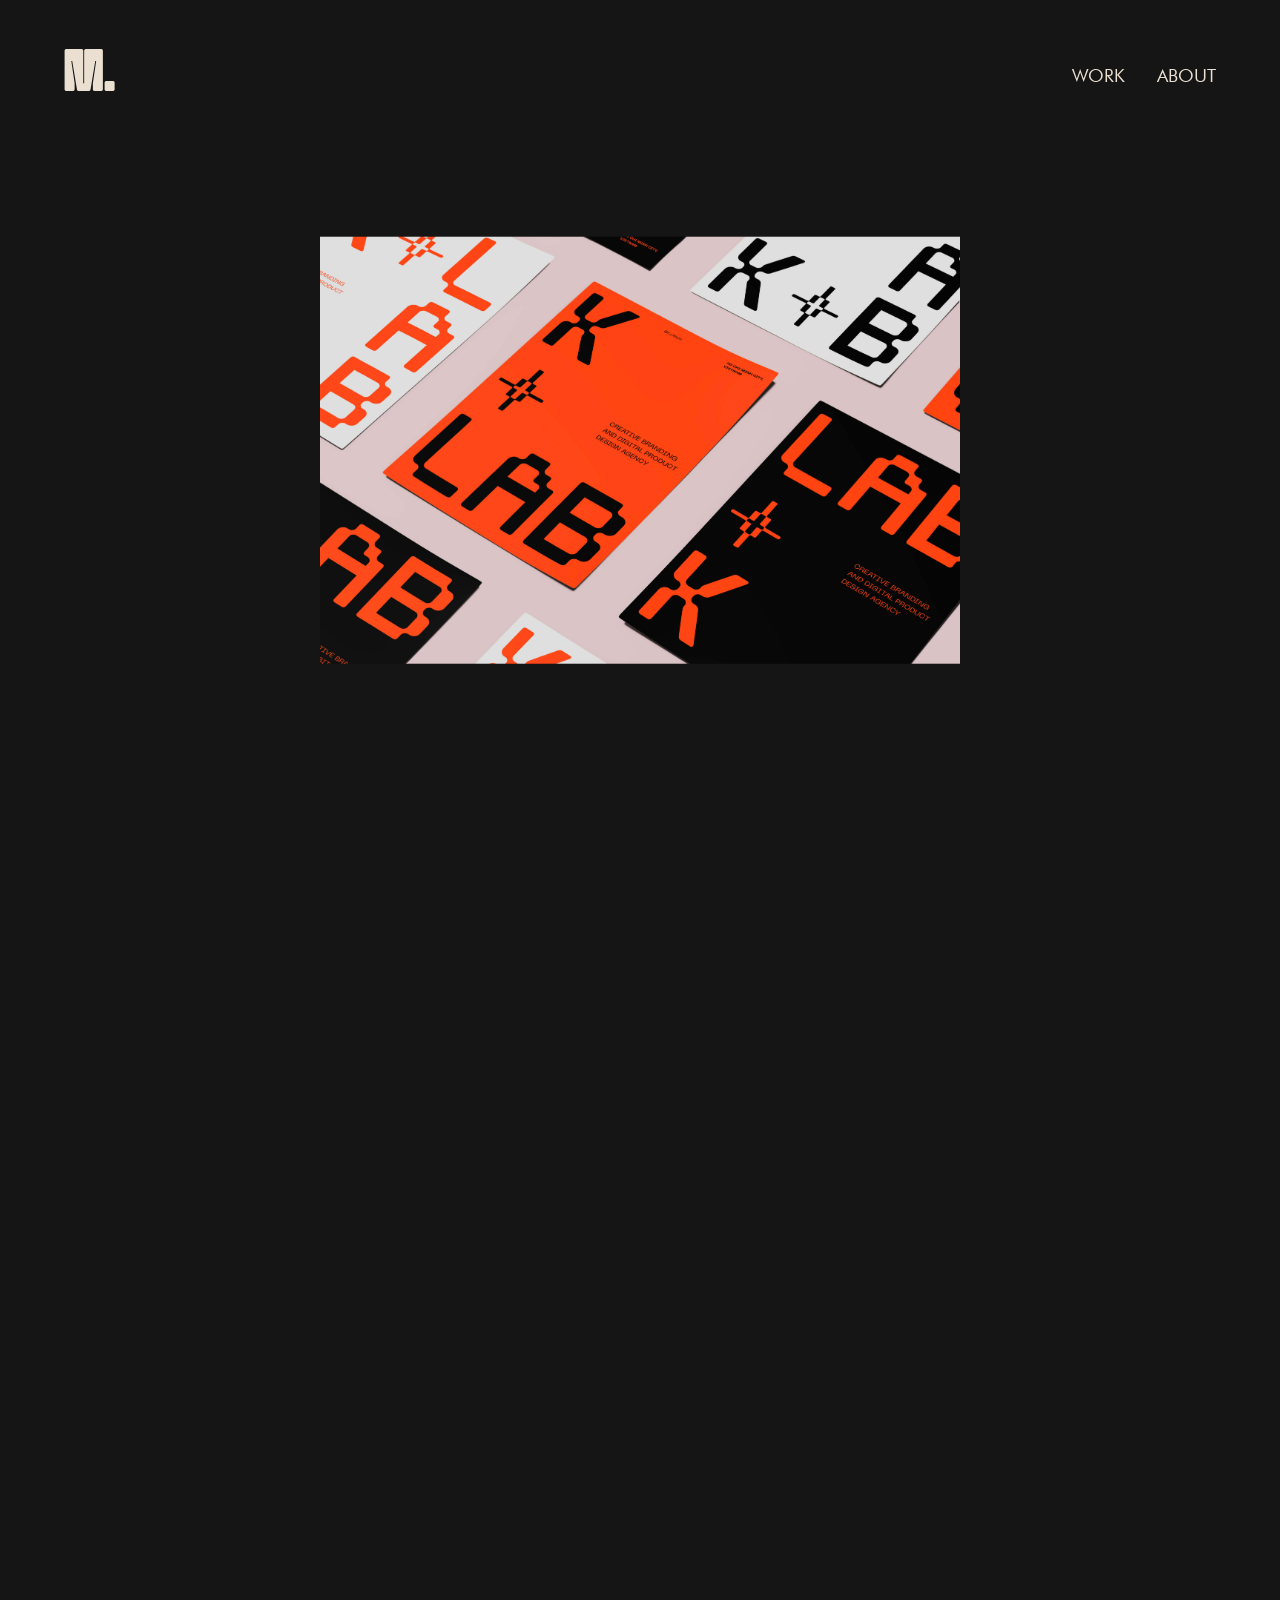
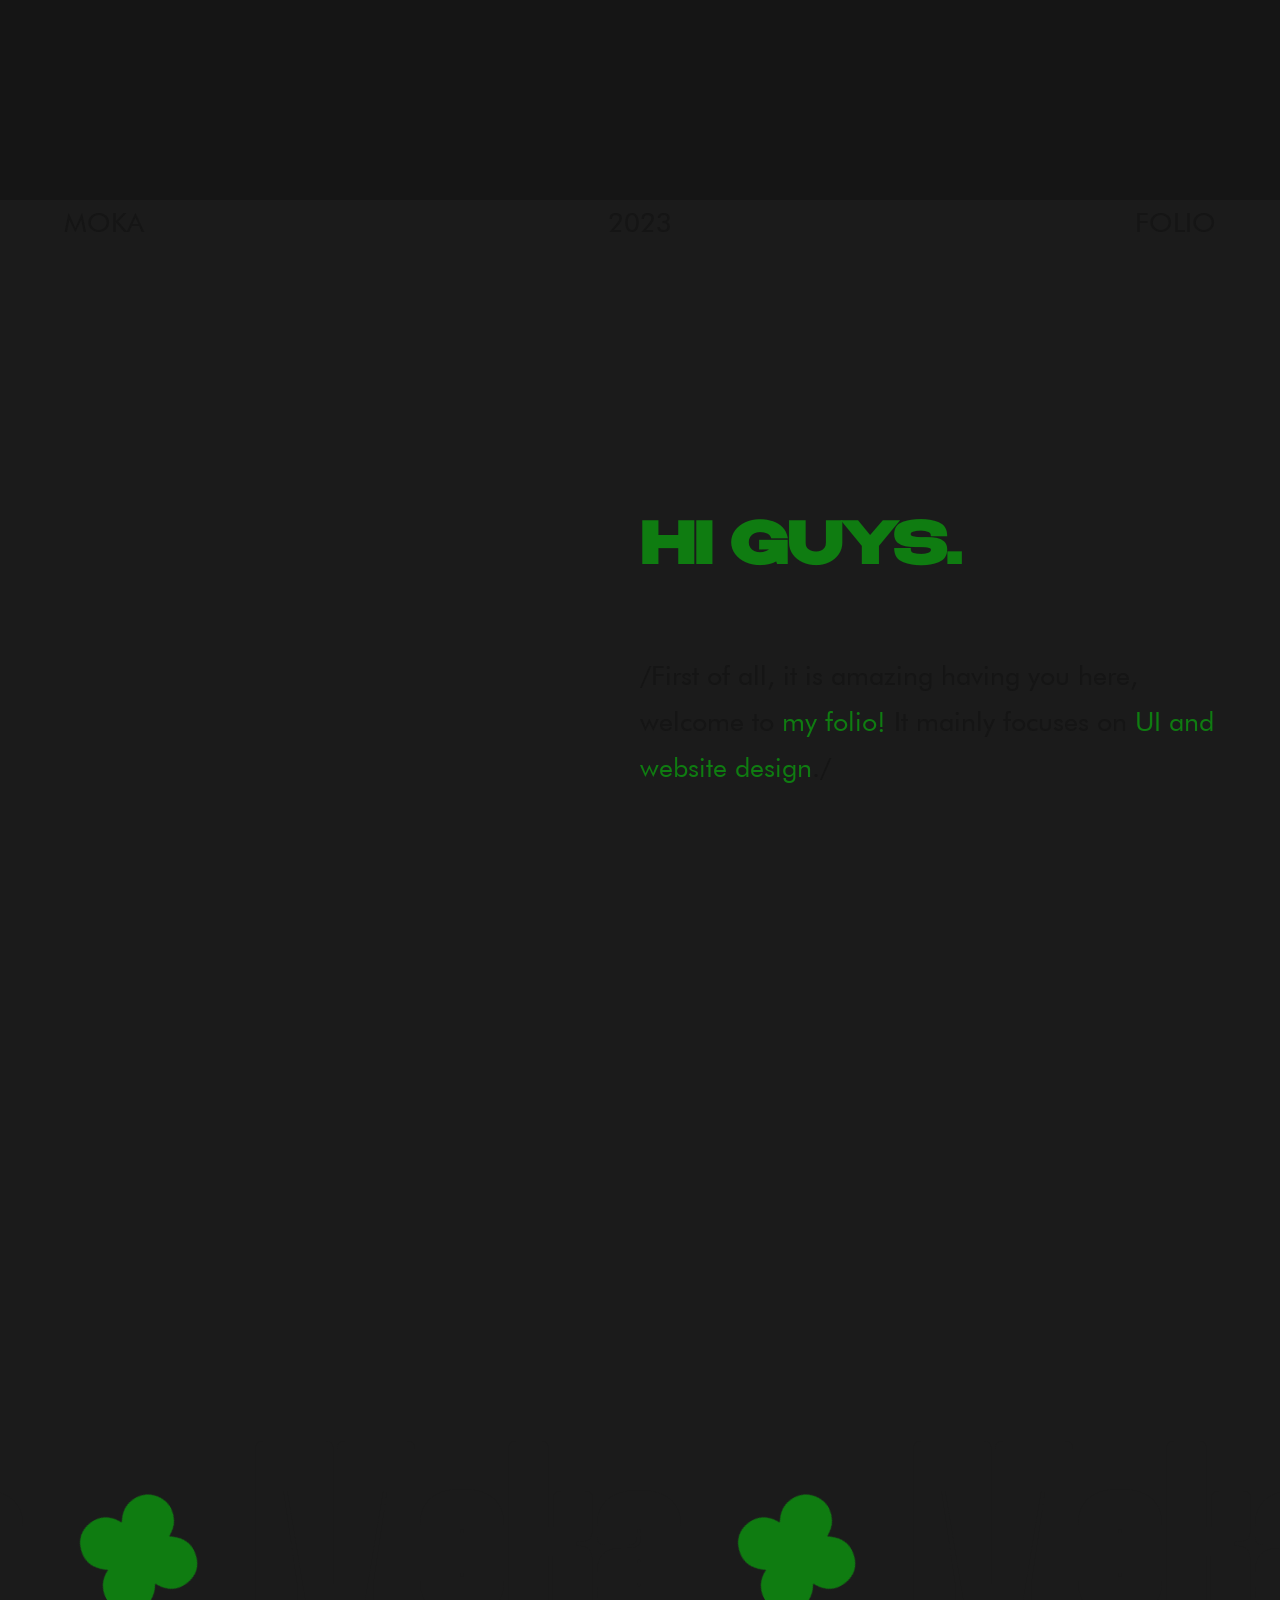
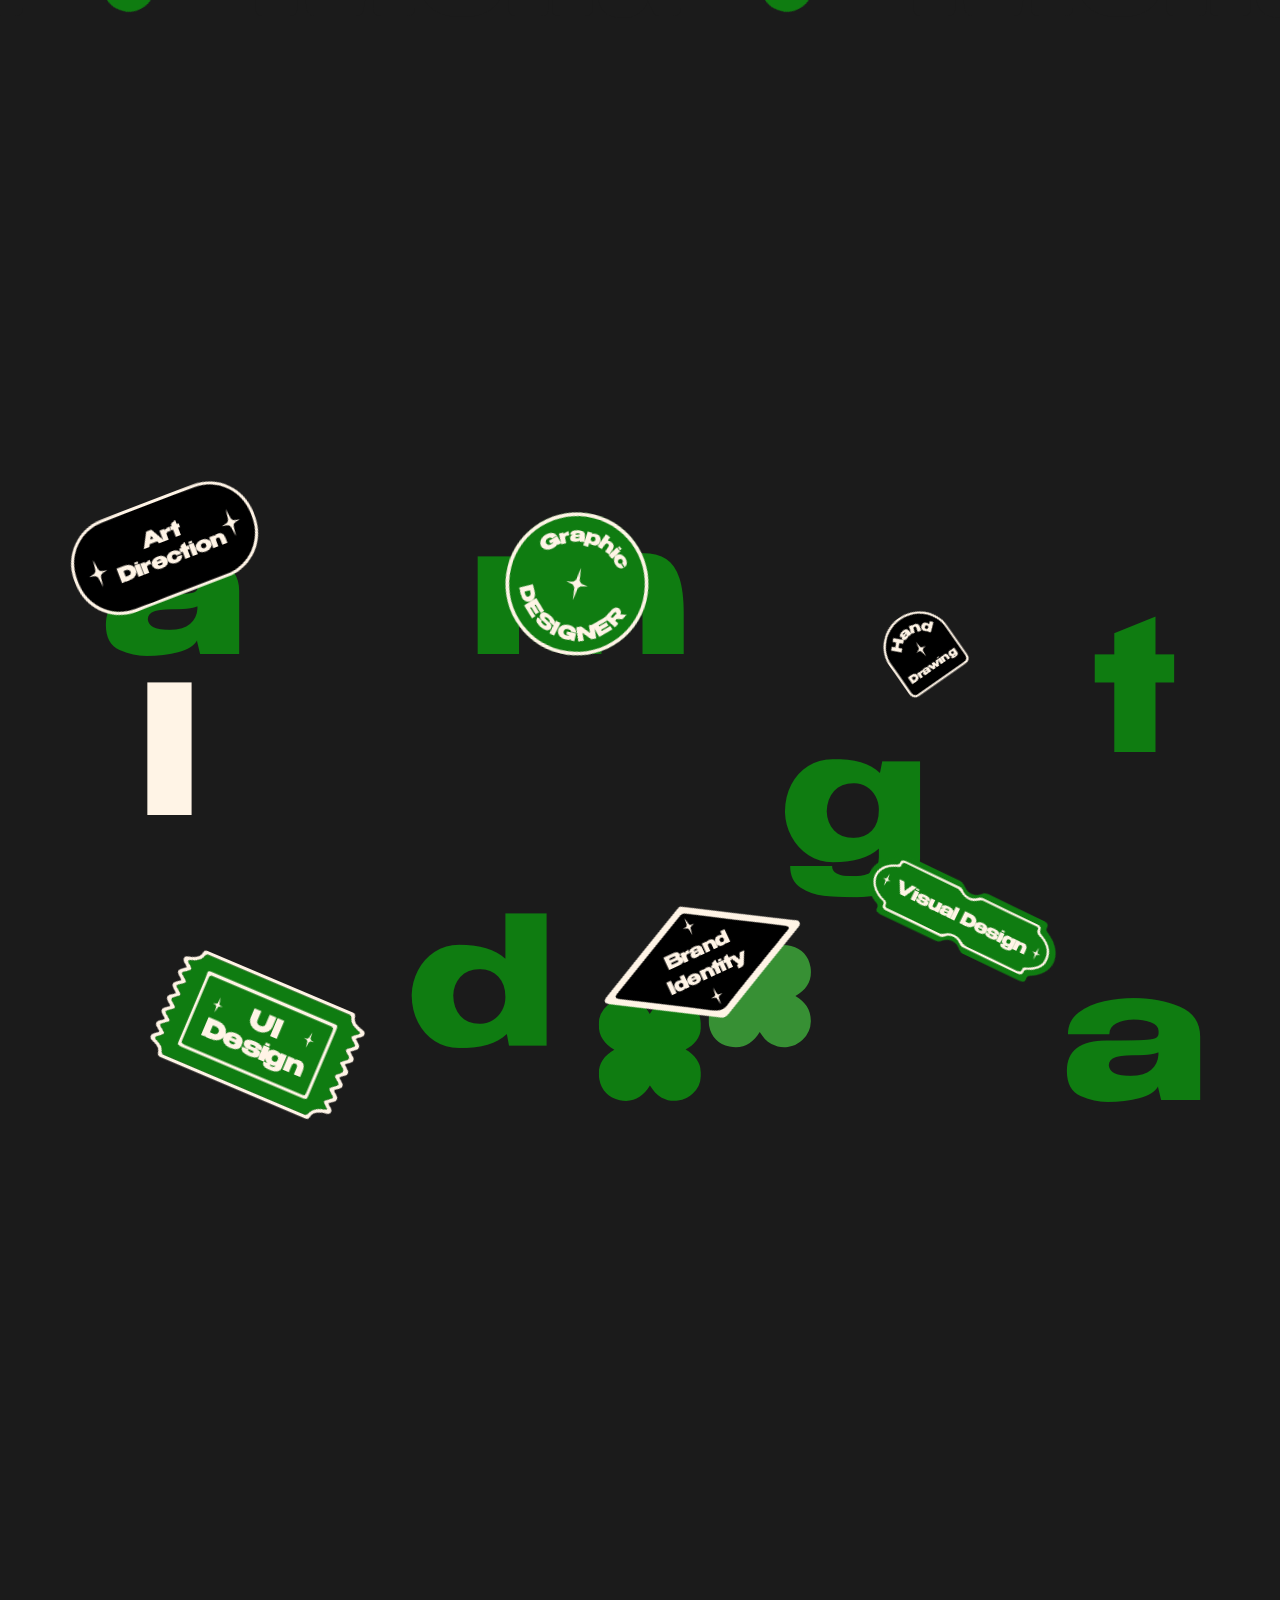
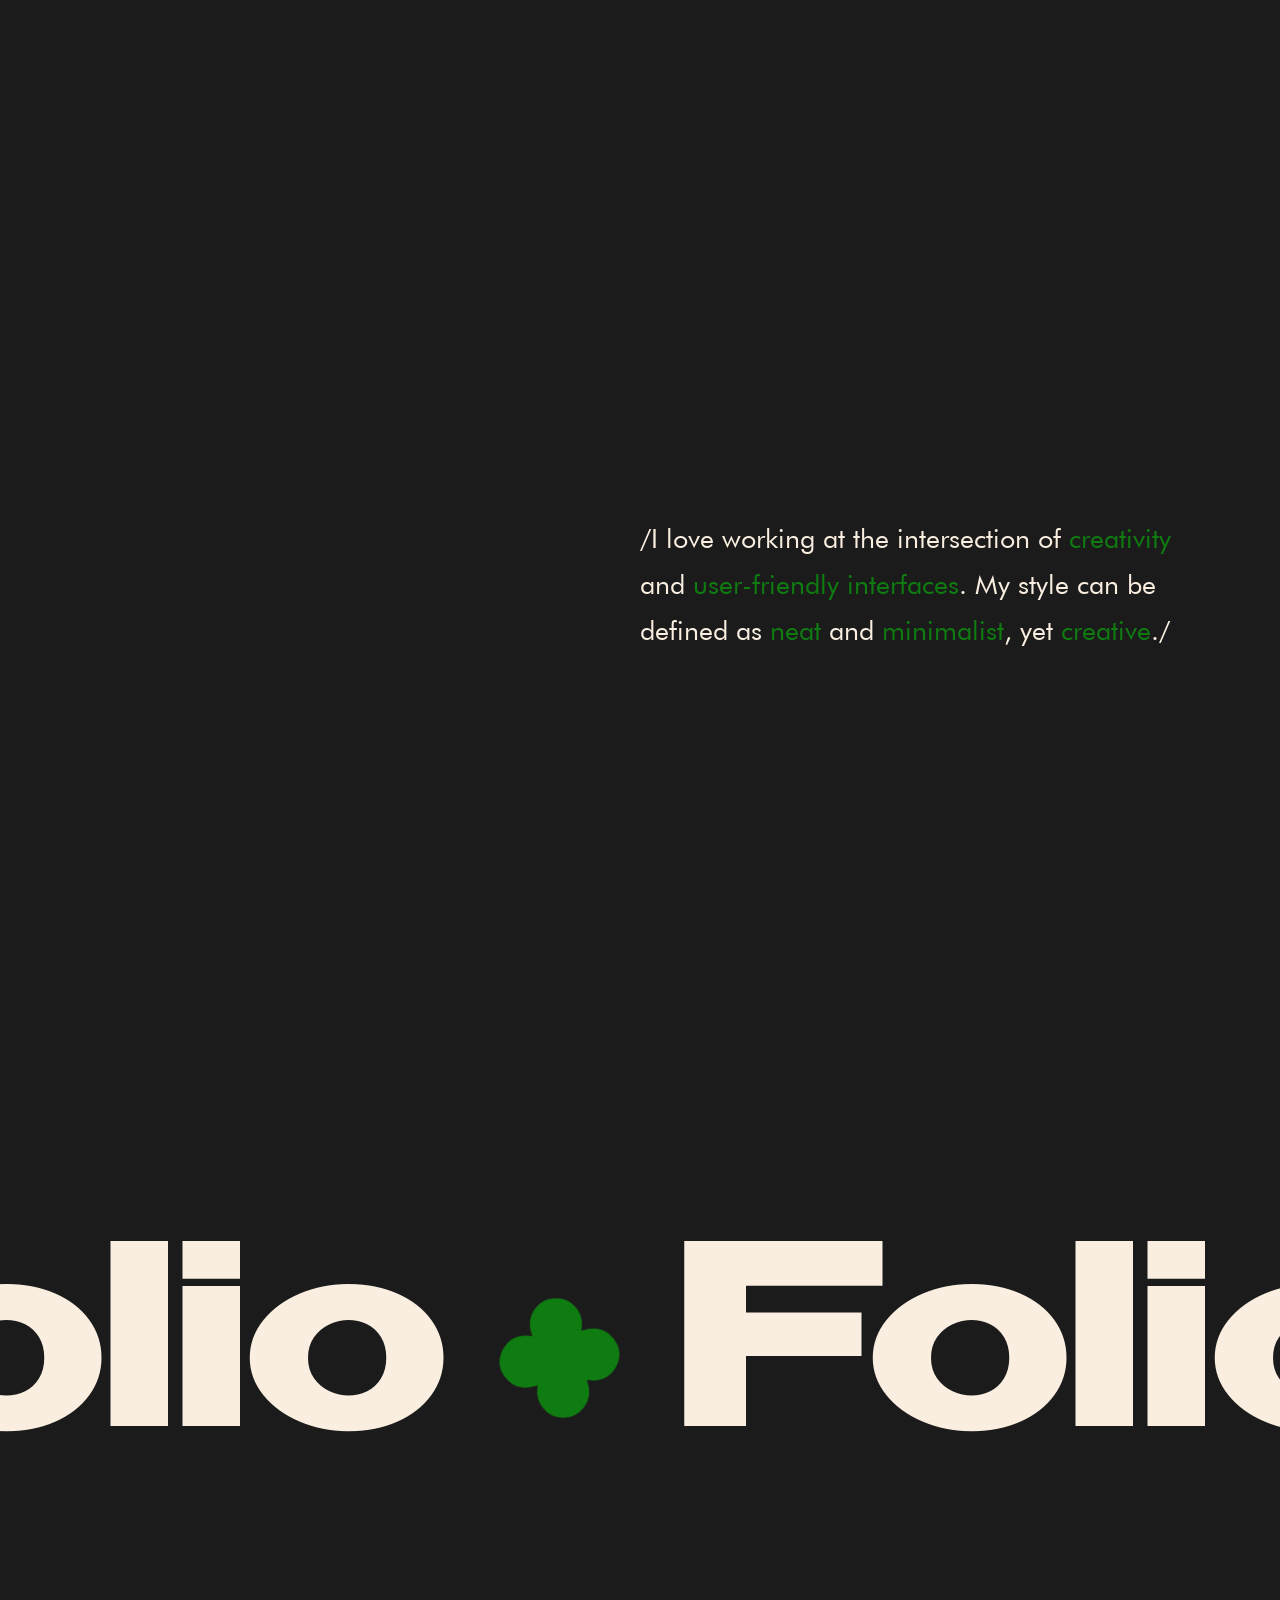
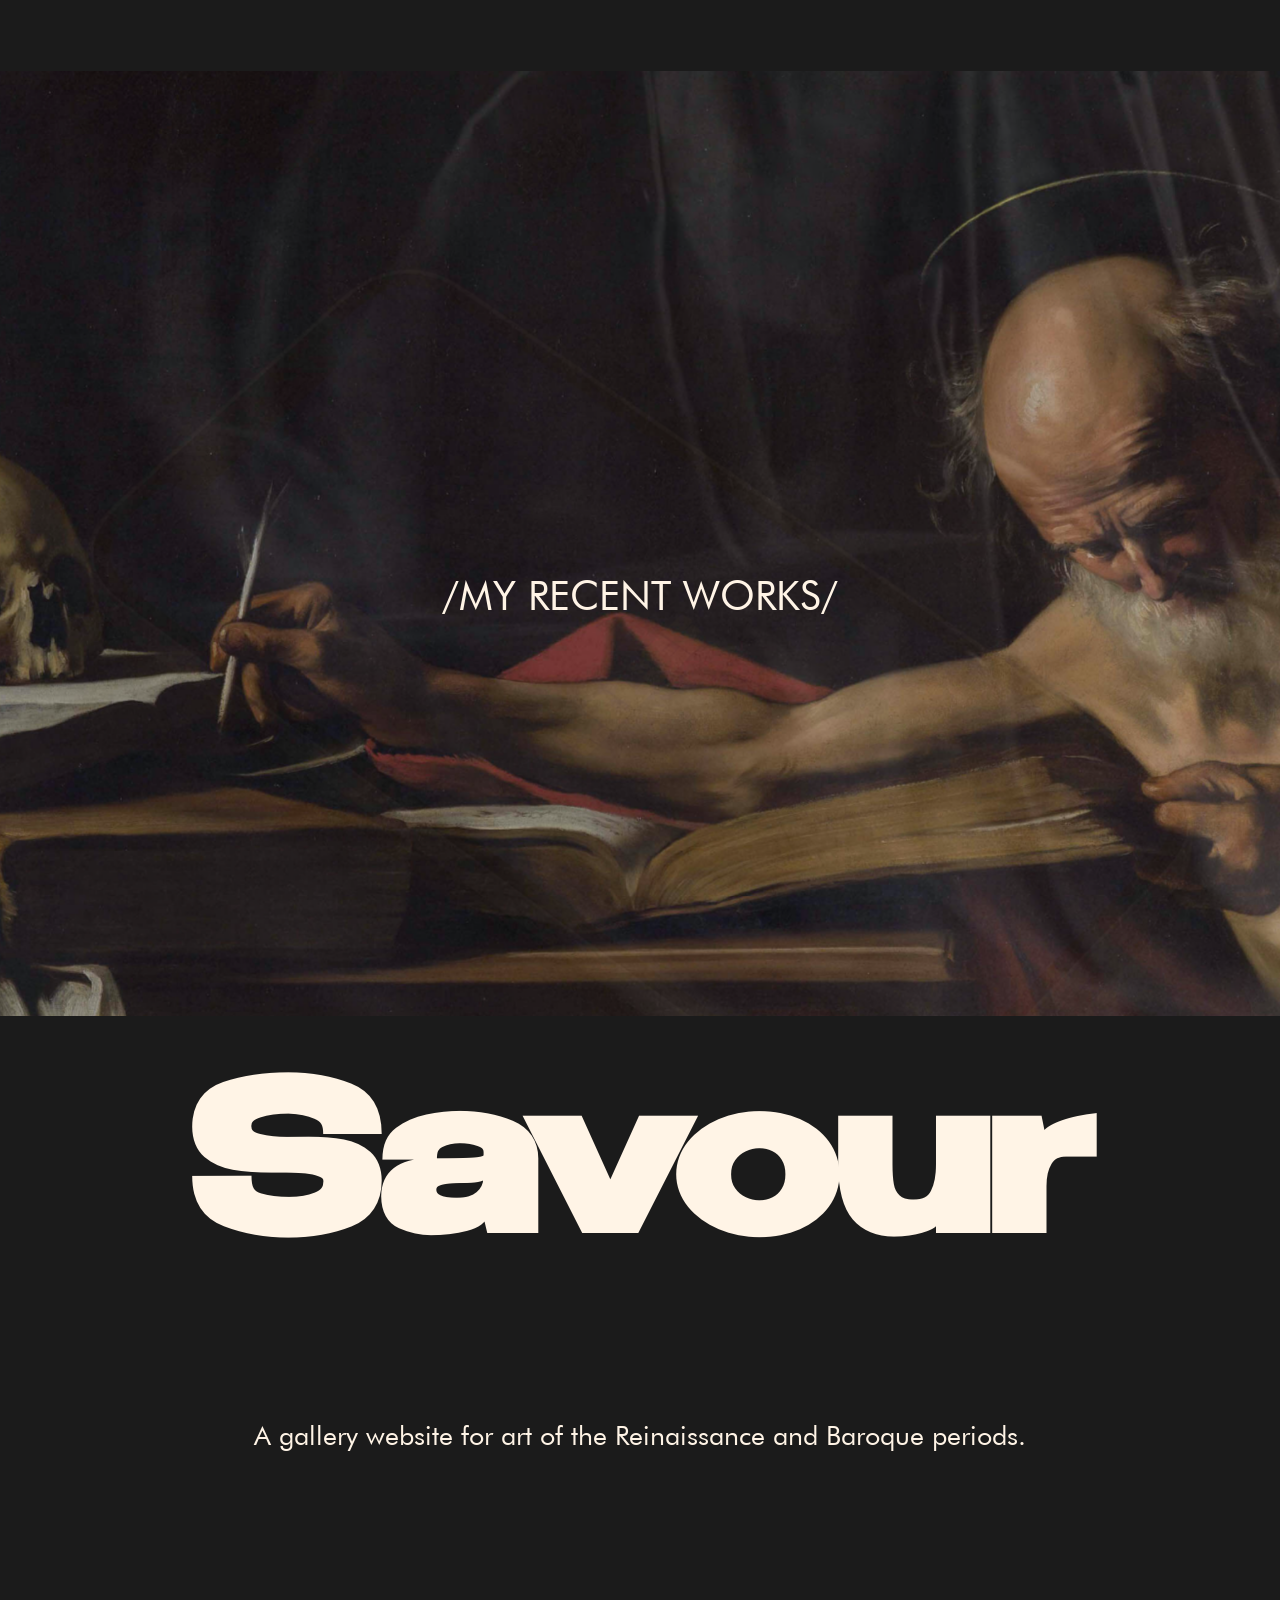
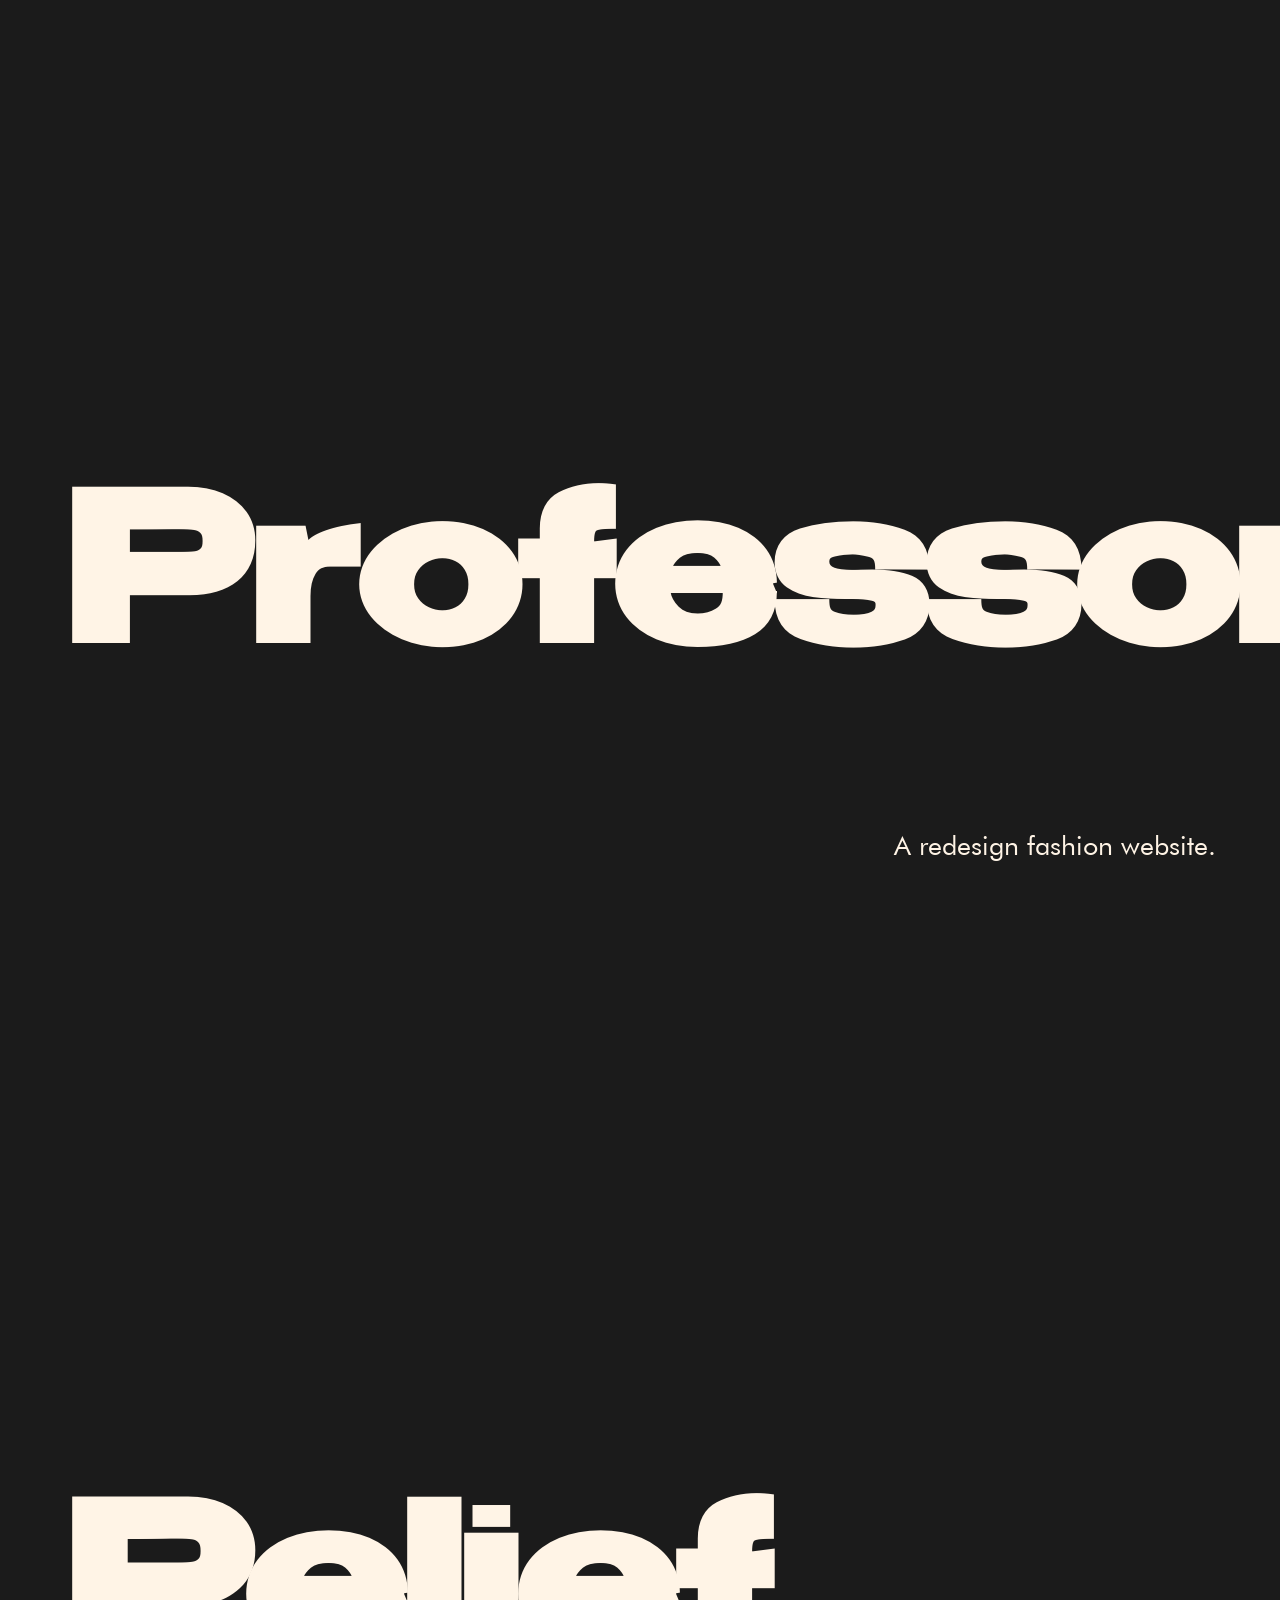
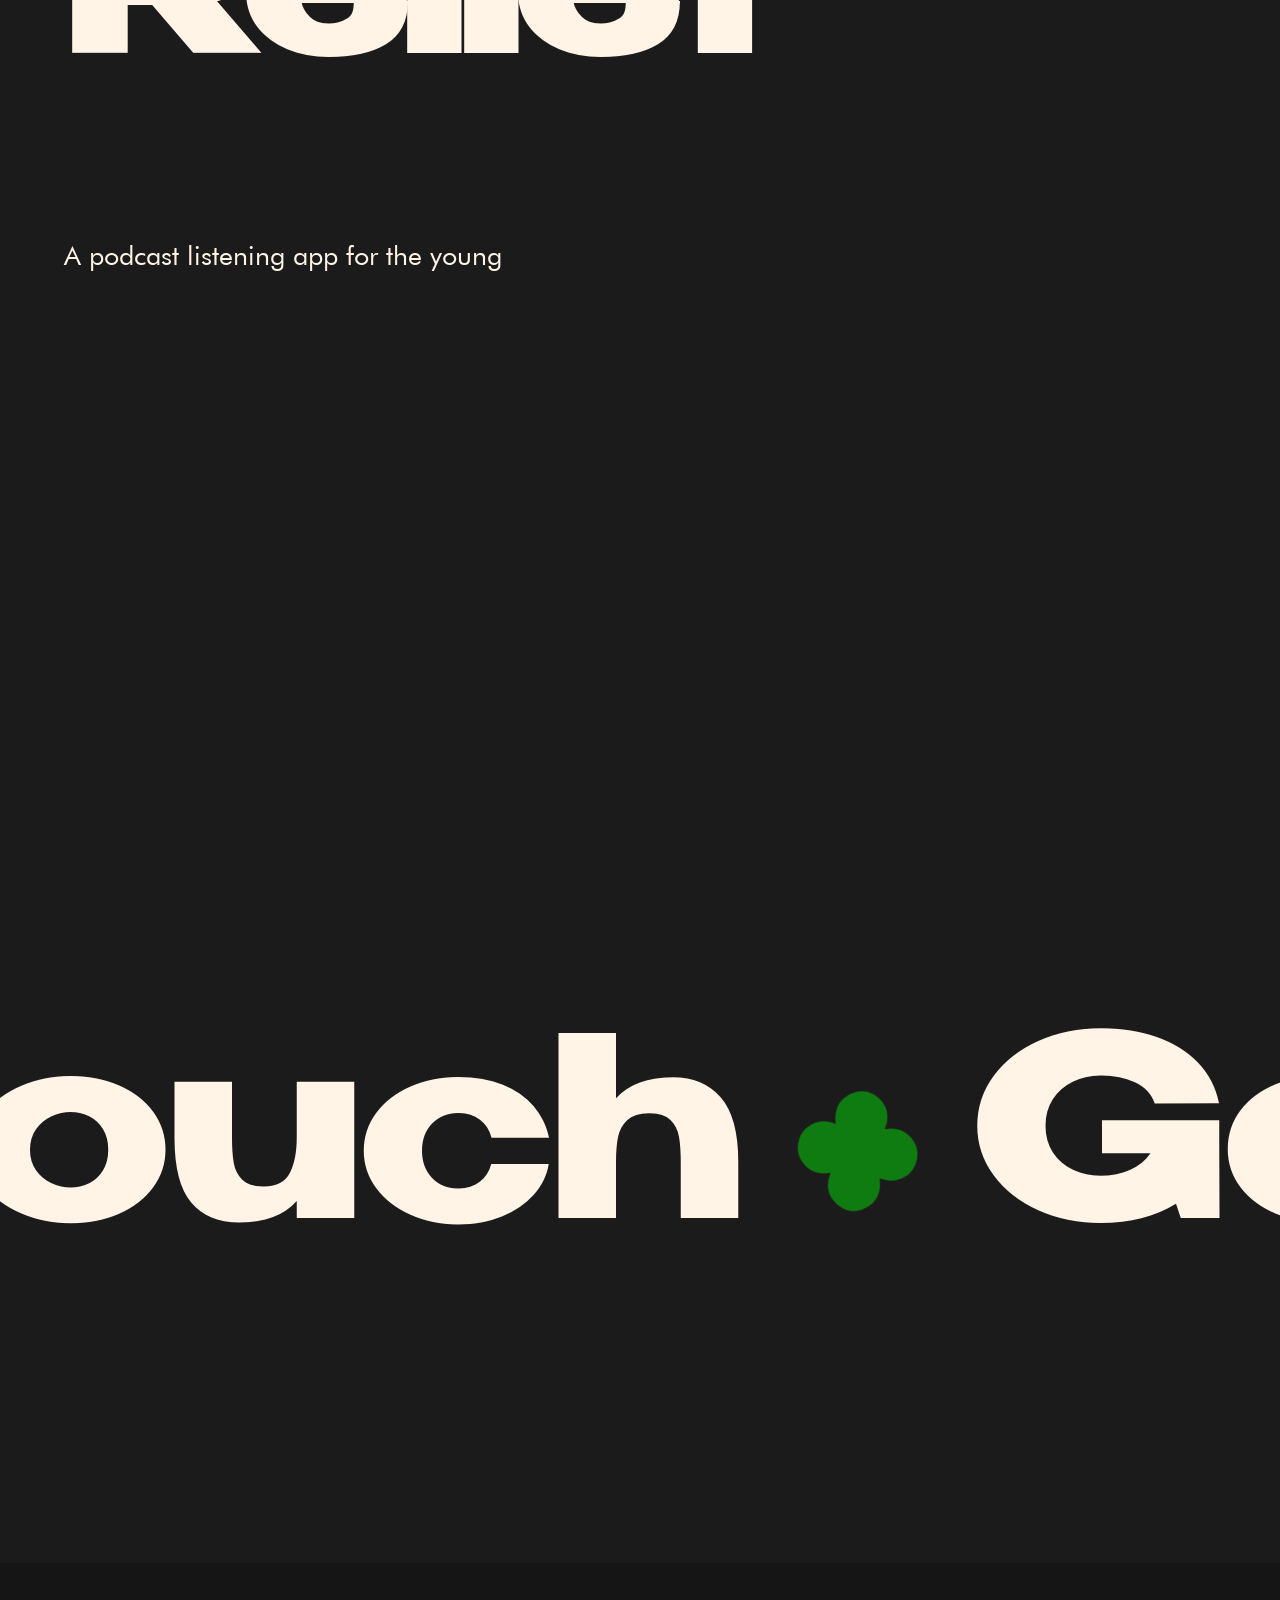
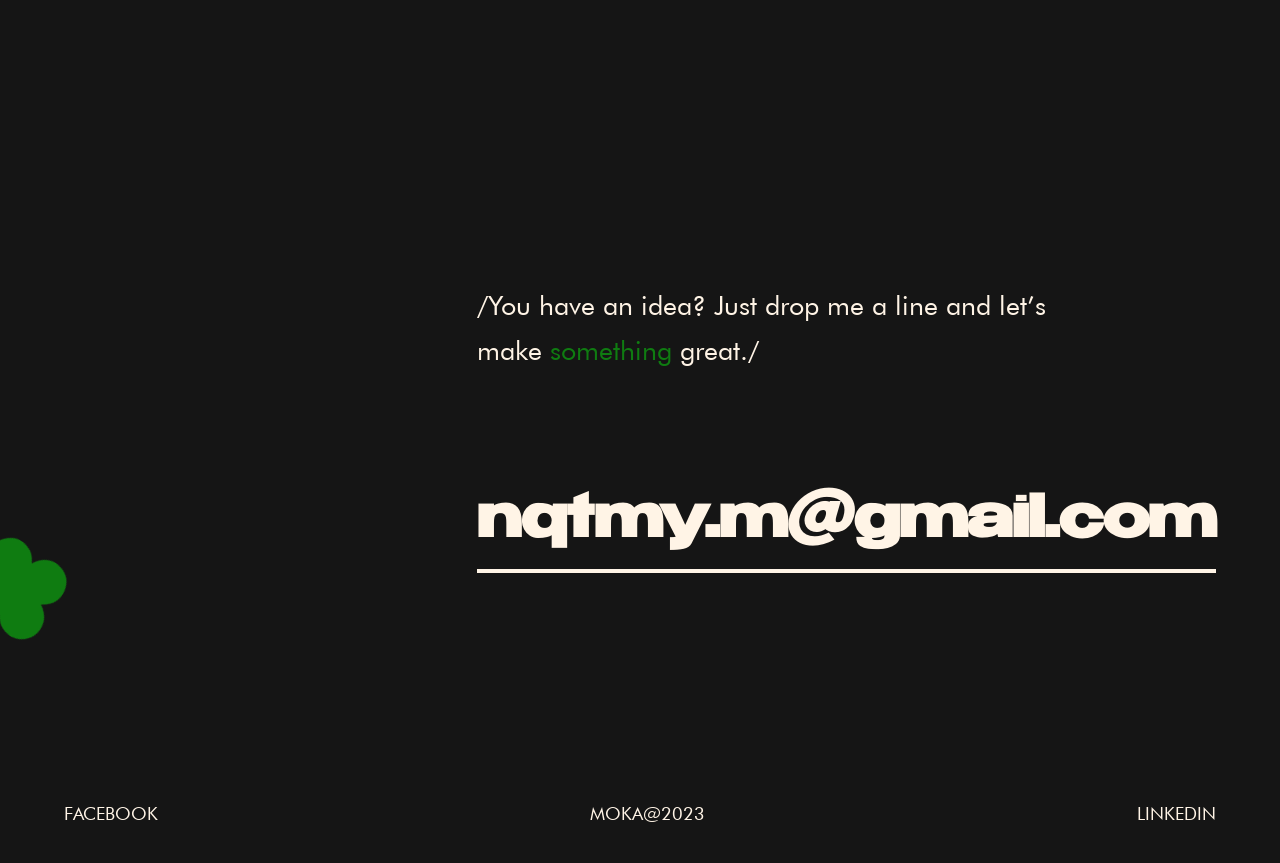
<file: index.html>
<!DOCTYPE html>
<html lang="en">
	<head>
		<meta charset="utf-8">
		<meta name="viewport" content="width=device-width, initial-scale=1">
		<title>Moka</title>
		<link rel="shortcut icon" href="./imgs/shortcut.png">
		<!-- Font-load -->
		<link rel="stylesheet" href="fonts/Foqha.ttf">
		<link rel="stylesheet" href="fonts/Benzin-Bold.ttf">
		<link rel="stylesheet" href="fonts/Neutra-Text-Book.ttf">
		<link rel="stylesheet" href="fonts/Neutra-Text-Italic.ttf">
		<!-- Format-CSS -->
		<link rel="stylesheet" href="./css/style-typo.css">
		<link rel="stylesheet" href="./css/style-format.css">
		<!-- <link rel="stylesheet" href="./css/style-keyframe.css"> -->
		<!-- Style-CSS -->
		<link rel="stylesheet" href="./css/style-index.css">
		<!-- Just JS =)) -->
		<script type="text/javascript" src="./js/jquery.min.js"></script>
		<script type="text/javascript" src="./js/popper.js"></script>
		<!-- Let's go bitch =)) -->
	</head>
	<body>
		<nav id="cursor">
			<div class="cursor"></div>
		</nav>
		<ul id="curtain">
			<li></li>
			<li></li>
			<li></li>
			<li></li>
			<li></li>
		</ul>
		<main class="page-container">
			<div id="horizontal-screen">
				<header class="layout nav-container" id="nav-container">
					<div class="nav-logo">
						<a href="index.html" prefetch id="logo">
							<p>M</p>
							<div class="fragment" id="point">
								<p>.</p>
							</div>
							<div class="fragment" id="oka">
								<p>o</p>
								<p>k</p>
								<p>a</p>
							</div>
						</a>
					</div>
					<nav class="nav-link">
						<ul class="nav-bar">
							<li class="nav-barnav">
								<a href="work.html" prefetch>
									<p>Work</p>
								</a>
							</li>
							<li class="nav-barnav">
								<a href="about.html" prefetch>
									<p>About</p>
								</a>
							</li>
						</ul>
					</nav>
				</header>
				<div class="section1">
					<div class="intro">
						<!-- <video class="olipopvideo videocursor" src="imgs/Olipop.mp4" autoplay muted loop></video> -->
						<img src="imgs/Work-2.jpg" alt="olipop">
					</div>
				</div>
				<div class="section2">
					<div class="layout head">
						<p>moka</p>
						<!-- <p>.</p> -->
						<p>2023</p>
						<!-- <p>.</p> -->
						<p>folio</p>
					</div>
					<div class="layout content">
						<div class="left">
							<!-- <img src="./imgs/germs-rolling-eyes_1.png" alt="bear"> -->
						</div>
						<div class="right">
							<h3>Hi Guys.</h3>
							<p>/First of all, it is amazing having you here, welcome to <span>my folio!</span> It mainly focuses on <span>UI and website design</span>./</p>
						</div>
					</div>
					<div class="marquee-container">
						<div class="marquee-content">
							<p>Moka</p>
							<nav class="flower">
								<img src="./imgs/flower1.svg" alt="flowers1">
							</nav>
						</div>
						<div class="marquee-content">
							<p>Moka</p>
							<nav class="flower">
								<img src="./imgs/flower1.svg" alt="flowers1">
							</nav>
						</div>
						<div class="marquee-content">
							<p>Moka</p>
							<nav class="flower">
								<img src="./imgs/flower1.svg" alt="flowers1">
							</nav>
						</div>
						<div class="marquee-content">
							<p>Moka</p>
							<nav class="flower">
								<img src="./imgs/flower1.svg" alt="flowers1">
							</nav>
						</div>
						<div class="marquee-content">
							<p>Moka</p>
							<nav class="flower">
								<img src="./imgs/flower1.svg" alt="flowers1">
							</nav>
						</div>
					</div>
				</div>
				<div class="layout section3">
					<div class="text-container">
						<div class="align">
							<nav class="i-am">
								<p class="i">I</p>
								<p class="nbsp1">&nbsp</p>
								<p class="a1">a</p>
								<p class="m">m</p>
							</nav>
							<div class="flowers-good-at">
								<nav class="divspace"></nav>
								<nav class="good-at">
									<p class="g">g</p>
									<nav class="flowers">
										<svg class="flower flower1" width="140.604" height="140.81" viewBox="0 0 140.604 140.81">
											<path d="M70.284,119.793c-9.752,16.038-23.225,23.926-41.555,20.037-15.19-3.222-25.02-13.249-27.861-28.4C-2.5,93.448,4.836,79.757,21.454,70.509,7.695,62.863-.084,51.8,0,36.123A34.374,34.374,0,0,1,12.1,9.5C21.236,1.446,31.9-1.624,43.82.818c11.825,2.422,20.456,9.411,26.2,20.672C80.409,4.845,94.339-3.315,113.494,1.63c14.831,3.828,24.153,14.027,26.533,29.023,2.762,17.4-4.431,30.677-20.746,39.679,13.87,7.94,21.6,19.346,21.2,35.158a35.237,35.237,0,0,1-11.257,25,36.182,36.182,0,0,1-20.44,9.862c-7.946,1.179-15.288-.514-22.366-4.058-7.13-3.57-11.714-9.687-16.132-16.5"/>
										</svg>
										<svg class="flower flower2" width="140.604" height="140.81" viewBox="0 0 140.604 140.81">
											<path d="M70.284,119.793c-9.752,16.038-23.225,23.926-41.555,20.037-15.19-3.222-25.02-13.249-27.861-28.4C-2.5,93.448,4.836,79.757,21.454,70.509,7.695,62.863-.084,51.8,0,36.123A34.374,34.374,0,0,1,12.1,9.5C21.236,1.446,31.9-1.624,43.82.818c11.825,2.422,20.456,9.411,26.2,20.672C80.409,4.845,94.339-3.315,113.494,1.63c14.831,3.828,24.153,14.027,26.533,29.023,2.762,17.4-4.431,30.677-20.746,39.679,13.87,7.94,21.6,19.346,21.2,35.158a35.237,35.237,0,0,1-11.257,25,36.182,36.182,0,0,1-20.44,9.862c-7.946,1.179-15.288-.514-22.366-4.058-7.13-3.57-11.714-9.687-16.132-16.5"/>
										</svg>
									</nav>
									<p class="d">d</p>
									<p class="nbsp2">&nbsp</p>
									<p class="a2">a</p>
									<p class="t">t</p>
								</nav>
							</div>
							<div class="sticker sticker1" id="sticker1">
								<svg id="Layer_2" data-name="Layer 2" viewBox="0 0 337.27 173.75">
									<defs>
										<style>
											.s1cls-1, .s1cls-2 {fill: #fff4e6;}
											.s1cls-2 {font-size: 35px;font-weight: 700;isolation: isolate;}
											.s1cls-3 {letter-spacing: 0em;}
										</style>
									</defs>
									<g id="Layer_1-2" data-name="Layer 1">
										<path id="Plate" class="Plate" d="m87.37,3.2h163c46.12,0,83.5,37.38,83.5,83.5h0c0,46.12-37.38,83.5-83.5,83.5H87.37c-46.12,0-83.5-37.38-83.5-83.5h0C3.87,40.59,41.25,3.2,87.37,3.2Z" />
										<path id="Stroke" class="s1cls-1" d="m168.6,173.67c-28.28,0-56.56-.31-84.83.08-39.57.54-77.98-28.55-82.96-73.74-2.89-26.28,1.63-50.93,19.9-71.49C36.98,10.2,57.47.39,81.89.25c57.83-.33,115.66-.34,173.5-.03,45.67.25,81.59,37.12,81.88,82.93.09,13.52-.94,26.69-6.19,39.36-12.6,30.77-42.48,50.94-75.73,51.13-28.92.11-57.83.02-86.75.02m.07-5.28c28.68,0,57.37.11,86.06-.03,36.37-.18,66.82-24.6,75.15-59.93,1.97-8.36,2.11-16.83,2.06-25.34-.26-42.7-33.48-77.08-76.03-77.42-58-.47-116.02-.35-174.02-.04-32.76.17-61.01,20.92-71.88,51.6-4.05,11.43-4.74,23.24-4.35,35.2.41,12.73,3.23,24.86,9.64,35.93,14.97,25.83,37.57,39.38,67.32,39.92,28.68.52,57.37.11,86.05.11" />
										<path id="Star1" class="s1cls-1 star1" d="m35.77,88.63c2.93.61,5.15,3.01,5.55,5.97l2.49,17.6,2.49-17.6c.39-2.97,2.62-5.36,5.55-5.97l8.78-1.75-8.78-1.75c-2.93-.61-5.15-3.01-5.55-5.97l-2.49-17.6-2.49,17.6c-.39,2.97-2.62,5.36-5.55,5.97l-8.78,1.75,8.78,1.75Z" />
										<path id="Star2" class="s1cls-1 star2" d="m285.44,88.63c2.93.61,5.15,3.01,5.54,5.97l2.49,17.6,2.49-17.6c.39-2.97,2.62-5.36,5.55-5.97l8.78-1.75-8.78-1.75c-2.93-.61-5.15-3.01-5.55-5.97l-2.49-17.6-2.49,17.6c-.39,2.97-2.62,5.36-5.55,5.97l-8.78,1.75,8.78,1.75Z" />
										<text class="s1cls-2 art" transform="translate(134.7 75.61)">
											<tspan x="0" y="0">Art</tspan>
										</text>
										<text class="s1cls-2 direction" transform="translate(74.82 117.53)">
											<tspan x="0" y="0">Direction</tspan>
										</text>
									</g>
								</svg>
								<!-- <img src="./imgs/sticker1.svg" alt="sticker1"> -->
							</div>
							<div class="sticker sticker2" id="sticker2">
								<svg id="Layer_2" data-name="Layer 2" viewBox="0 0 301.47 96.64">
									<defs>
										<style>
											.s2cls-1 {font-size: 25px;font-weight: 700;}
											.s2cls-1, .s2cls-2 {fill: #fff4e6;}
											.s2cls-3 {fill: #0f7c11;}
										</style>
									</defs>
									<g id="VD">
										<path id="Stroke" class="s2cls-3" d="m.35,42.65c1.81-12.01,8.95-21.01,21.14-26.92,4-1.94,6.47-3.92,5.62-8.33-1.02-5.3,3.67-5.5,8.14-5.53,27.97-.23,55.94-.36,83.9-.73,6.4-.09,11.44.31,16.51,5.22,7.03,6.81,19.88,5.65,26.16-1.69,2.64-3.09,5.43-4.16,9.76-4.17,29.23-.06,58.44-.18,87.65-.5,6.71-.07,11.59.68,10.88,7.82-.29,2.96,2.31,4.32,5.14,5.75,33.04,16.77,35.27,50.44,4.4,67.42-3.33,1.83-4.85,3.71-4.22,7.1.9,4.89-1.92,6.76-7.58,6.78-30.23.14-60.44.41-90.66.66-3.61.03-6.41-.62-9.2-3.31-8.97-8.64-21.4-8.35-29.39.59-2.03,2.27-4.01,3.09-7.31,3.1-30.22.12-60.44.25-90.63.71-5.58.08-8.46-1.39-8.09-5.94.38-4.71-3.3-6.11-7.21-7.94C7.34,74.36-1.96,59.29.35,42.65" />
										<path id="WStroke" class="s2cls-2 WStroke" d="m291.15,54.67c-1.5,8.02-8.19,15.36-18.78,20.18-3.07,1.4-5.2,2.71-4.87,6.1.41,4.29-2.71,5.72-7.59,5.74-29.21.12-58.41.35-87.62.55-2.72.14-5.38-.8-7.4-2.61-7.72-6.67-17.94-6.74-24.5-.15-1.92,2.07-4.67,3.16-7.49,2.96-28.45.06-56.89.23-85.32.5-5.35.04-9.23-1.2-9.15-6.37.06-3.95-4.07-4.07-6.79-5.25C12.24,67.92,3.61,51.73,10.88,36.86c3.53-7.21,9.85-12.36,18.11-15.77,3.23-1.33,5.14-2.73,4.9-6.07-.29-4.09,3.07-5.24,7.41-5.26,29.2-.14,58.41-.26,87.6-.53,3.07-.03,4.48,1.34,6.35,2.92,7.59,6.37,18.1,6.35,24.66-.27,1.75-1.92,4.27-2.96,6.87-2.84,29.21-.09,58.42-.22,87.62-.38,4.29-.03,8.15.77,8.29,4.88.14,3.94,2.67,5.38,6.41,7.04,15.94,7.07,24.17,19.05,22.03,34.09" />
										<path id="Plate" class="s2cls-3" d="m287.46,54.95c-1.29,6.63-7.79,13.03-17.5,17.41-2.59,1.17-6.29,1.91-5.88,4.96.86,6.53-3.94,6.1-9.46,6.1-25.8-.01-51.59.21-77.38.42-4.19.03-7.59-.57-11.16-3.22-8.35-6.2-20.04-6.01-27.74.31-2.98,2.44-5.99,3.15-10,3.16-26.31.03-52.62.16-78.92.37-4.22.03-7.72.09-7.69-4.73.03-3.79-3.95-4.59-7.25-5.88-19.19-7.54-27.61-23.09-19.86-36.75,3.53-6.22,9.39-10.58,16.84-13.52,2.71-1.07,6.2-1.87,5.81-4.96-.68-5.24,2.92-5.61,7.77-5.61,26.57,0,53.14-.09,79.69-.28,2.97-.18,5.9.7,8.27,2.49,9.5,6.91,20.91,6.81,29.5-.24,2.01-1.7,4.59-2.57,7.22-2.44,28.1-.08,56.19-.22,84.28-.42,2.89-.02,5.47.3,5.32,3.21-.26,4.91,3.89,6.38,8.22,8.23,14.51,6.2,22.13,17.11,19.93,31.4" />
										<path id="Star1" class="s2cls-2 star1" d="m24.1,47.62c1.13.24,1.99,1.16,2.14,2.3l.96,6.79.96-6.79c.15-1.14,1.01-2.06,2.14-2.3l3.38-.68-3.38-.67c-1.13-.24-1.99-1.16-2.14-2.3l-.96-6.79-.96,6.79c-.15,1.14-1.01,2.06-2.14,2.3l-3.38.68,3.38.67Z" />
										<path id="Star2" class="s2cls-2 star2" d="m269.3,49c1.13.24,1.99,1.16,2.14,2.3l.96,6.78.96-6.79c.15-1.14,1.01-2.06,2.14-2.3l3.38-.68-3.38-.68c-1.13-.24-1.99-1.16-2.14-2.3l-.96-6.78-.96,6.79c-.15,1.14-1.01,2.06-2.14,2.3l-3.38.68,3.38.68Z" />
										<text class="s2cls-1 visualdesign" transform="translate(44.8 57.29)">
											<tspan x="0" y="0">Visual Design</tspan>
										</text>
									</g>
								</svg>
								<!-- <img src="./imgs/sticker2.svg" alt="sticker2"> -->
							</div>
							<div class="sticker sticker3" id="sticker3">
								<svg id="Layer_2" data-name="Layer 2" viewBox="0 0 227.83 227.92">
									<defs>
										<style>
											.s3cls-1 {font-size: 30px;}
											.s3cls-1, .s3cls-2, .s3cls-3 {fill: #fff4e6;}
											.s3cls-1, .s3cls-3 {font-weight: 700;}
											.s3cls-4 {fill: #0f7c11;}
											.s3cls-3 {font-size: 29px;}
										</style>
									</defs>
									<g id="GD">
										<path id="Plate" class="s3cls-4" d="m227.83,113.96c-.02,62.91-51.04,113.9-113.96,113.88C50.96,227.81-.02,176.79,0,113.88.02,50.98,51.02,0,113.92,0c62.93.01,113.93,51.03,113.92,113.96h0" />
										<path id="Stroke" class="s3cls-2" d="m.03,114.16C-.1,51.33,50.67.25,113.51,0c62.63-.32,114.2,50.82,114.3,113.37.1,63.24-50.85,114.5-113.85,114.54C51.24,227.96.15,176.95.03,114.16m5.92-.55c-.1,59.89,48.05,108.43,107.64,108.52,59.63.09,108.38-48.39,108.47-107.87.15-59.68-48.11-108.17-107.79-108.32C54.64,5.8,6.16,53.99,5.95,113.62" />
										<path id="Star1" class="s3cls-2 star1" d="m105.52,115.79c3.06.64,5.38,3.14,5.79,6.24l2.6,18.37,2.6-18.37c.41-3.1,2.73-5.6,5.79-6.24l9.16-1.83-9.16-1.83c-3.06-.64-5.38-3.14-5.79-6.24l-2.6-18.37-2.6,18.37c-.41,3.1-2.73,5.6-5.79,6.24l-9.16,1.83,9.16,1.83Z" />
										<g class="graphic">
											<text class="s3cls-1" transform="translate(51.4 78.17) rotate(-43.94)">
												<tspan x="0" y="0">G</tspan>
											</text>
											<text class="s3cls-1" transform="translate(72.89 58.75) rotate(-26.34)">
												<tspan x="0" y="0">r</tspan>
											</text>
											<text class="s3cls-1" transform="translate(86.01 51.61) rotate(-12.02)">
												<tspan x="0" y="0">a</tspan>
											</text>
											<text class="s3cls-1" transform="translate(107.91 46.76) rotate(4.52)">
												<tspan x="0" y="0">p</tspan>
											</text>
											<text class="s3cls-1" transform="translate(130.58 48.43) rotate(21.1)">
												<tspan x="0" y="0">h</tspan>
											</text>
											<text class="s3cls-1" transform="translate(150.95 56.97) rotate(32.76)">
												<tspan x="0" y="0">i</tspan>
											</text>
											<text class="s3cls-1" transform="translate(157.9 60.44) rotate(44.74)">
												<tspan x="0" y="0">c</tspan>
											</text>
										</g>
										<g class="design">
											<text class="s3cls-3" transform="translate(25.73 141.54) rotate(61.93)">
												<tspan x="0" y="0">D</tspan>
											</text>
											<text class="s3cls-3" transform="translate(40.58 167.99) rotate(44.6)">
												<tspan x="0" y="0">E</tspan>
											</text>
											<text class="s3cls-3" transform="translate(61.75 188.18) rotate(26.26)">
												<tspan x="0" y="0">S</tspan>
											</text>
											<text class="s3cls-3" transform="translate(89.56 200.4) rotate(13.23)">
												<tspan x="0" y="0">I</tspan>
											</text>
											<text class="s3cls-3" transform="translate(101.89 204.14) rotate(-.71)">
												<tspan x="0" y="0">G</tspan>
											</text>
											<text class="s3cls-3" transform="translate(136.48 202.77) rotate(-23.04)">
												<tspan x="0" y="0">N</tspan>
											</text>
											<text class="s3cls-3" transform="translate(167.77 187.97) rotate(-43.95)">
												<tspan x="0" y="0">E</tspan>
											</text>
											<text class="s3cls-3" transform="translate(188.27 167.4) rotate(-61.45)">
												<tspan x="0" y="0">R</tspan>
											</text>
										</g>
									</g>
								</svg>
								<!-- <img src="./imgs/sticker3.svg" alt="sticker3"> -->
							</div>
							<div class="sticker sticker4" id="sticker4">
								<svg id="Layer_2" data-name="Layer 2" viewBox="0 0 300.72 170.51">
									<defs>
										<style>
											.s4cls-1 {font-size: 25px;font-weight: 700;}
											.s4cls-1, .s4cls-2 {fill: #fff4e6;}
										</style>
									</defs>
									<g id="BI">
										<path id="Stroke" class="s4cls-2" d="m154.54,0c2.25,1.24,4.74,2.47,7.09,3.92,44.09,27.34,88.15,54.71,132.2,82.11,2.83,1.76,7.09,2.72,6.89,7.14-.2,4.4-4.44,5.14-7.46,6.63-46.83,23.04-93.74,45.93-140.51,69.07-4.7,2.32-8.2,2.19-12.61-.57C95.24,140.24,50.29,112.28,5.27,84.44c-7.12-4.41-7.1-8.1.49-11.82C53.59,49.21,101.4,25.77,149.21,2.31c1.57-.77,3.21-1.4,5.33-2.31" />
										<path id="Plate" d="m280.95,95.42c-4.05,1.96-114.8,55.57-120.39,59.29-9.76,6.5-17.64,5.34-27.55-1.06-37.33-24.11-75.29-47.27-112.91-70.65-5.87-3.68-2.34-6.08.73-7.66,41.82-20.61,83.68-41.14,125.59-61.59,3.61-1.76,6.81-4.28,11.66-1.24,39.77,24.99,79.7,49.7,121.13,75.42,5.77,3.54,5.8,5.53,1.74,7.49Z" />
										<path id="Star2" class="s4cls-2 star2" d="m144.79,139.42c1.54.32,2.71,1.58,2.92,3.14l1.31,9.25,1.31-9.25c.21-1.56,1.38-2.82,2.92-3.14l4.61-.92-4.61-.92c-1.54-.32-2.71-1.58-2.92-3.14l-1.31-9.25-1.31,9.25c-.21,1.56-1.38,2.82-2.92,3.14l-4.61.92,4.61.92Z" />
										<path id="Star1" class="s4cls-2 star1" d="m150.02,32.11c1.54.32,2.71,1.58,2.92,3.14l1.31,9.25,1.31-9.25c.21-1.56,1.38-2.82,2.92-3.14l4.61-.92-4.61-.92c-1.54-.32-2.71-1.58-2.92-3.14l-1.31-9.25-1.31,9.25c-.21,1.56-1.37,2.82-2.92,3.14l-4.61.92,4.61.92Z" />
										<text class="s4cls-1 brand" transform="translate(101.79 75.51)">
											<tspan x="0" y="0">Brand</tspan>
										</text>
										<text class="s4cls-1 identity" transform="translate(90.32 109.57)">
											<tspan class="s4cls-3" x="0" y="0">Identity</tspan>
										</text>
									</g>
								</svg>
								<!-- <img src="./imgs/sticker4.svg" alt="sticker4"> -->
							</div>
							<div class="sticker sticker5" id="sticker5">
								<svg id="Layer_2" data-name="Layer 2" viewBox="0 0 361.43 213.82">
									<defs>
										<style>
											.s5cls-1 {font-size: 46px;font-weight: 700;isolation: isolate;}
											.s5cls-1, .s5cls-2 {fill: #fff4e6;}
											.s5cls-3 {fill: #0f7c11;}
										</style>
									</defs>
									<g id="UD">
										<path id="Out_Stroke" data-name="Out Stroke" class="s5cls-2" d="m11.71,171.04c-2.13-1.9-4.37-3.66-6.72-5.28-6.2-3.79-6.99-10.15.24-14.68,2.21-1.56,4.33-3.25,6.35-5.05-1.88-3.39-5.33-4.84-7.87-7.18-4.81-4.42-4.91-7.88-.12-12.17,1.34-1.2,2.82-2.25,4.22-3.39,1.2-.97,2.38-1.96,3.78-3.1-1.97-3.33-5.35-4.87-7.97-7.21-4.77-4.27-4.84-8.02-.01-12.19,2.52-2.18,5.22-4.15,8.52-6.74-3.32-2.69-6.32-4.93-9.09-7.43-4.06-3.67-4.05-7.42.03-11.14,2.64-2.4,5.52-4.54,8.67-7.11-2.2-2.98-5.19-4.53-7.63-6.66-5.51-4.8-5.48-8.41.25-13.18,2.36-1.96,4.82-3.79,7.4-5.8-2.38-3.3-5.68-4.97-8.29-7.4-5.08-4.74-3.85-10.32,2.81-12.09,4.49-1.19,9.04-2.18,13.09-4.56,4.79-2.81,8.88-6.1,9.37-12.35C29.05,2.09,31.79.02,36.05.02c1.55,0,3.1-.01,4.65-.01C133.89,0,227.08,0,320.27,0c2.06,0,4.14-.05,6.19.09,2.87.2,5.17,1.78,5.6,4.52,1.76,11.29,10.46,14.41,19.55,17.18.98.3,2.02.42,3.03.64,3.26.72,5.77,2.4,6.54,5.81.73,3.25-1.34,5.27-3.52,7.22-2.65,2.36-6.15,3.81-7.96,7.3,2.87,2.31,5.8,4.43,8.47,6.86,4.33,3.95,4.35,7.11.07,11.04-2.64,2.42-5.54,4.54-8.53,6.96,1.87,3.2,4.92,4.75,7.41,6.88,5.76,4.91,5.74,8.07-.16,13.06-2.36,1.99-4.8,3.89-7.44,6.01,1.78,2.82,4.57,4.22,6.86,6.13,6.69,5.56,6.71,8.61.16,14.08-2.34,1.95-5.28,3.29-6.87,6.38,2.2,1.78,4.4,3.53,6.58,5.31,6.96,5.69,6.91,8.65-.26,14.5-2,1.63-3.99,3.26-6.15,5.02,1.61,3.57,5.15,4.97,7.76,7.31,5,4.49,5.08,7.7.12,12.12-1.35,1.2-2.85,2.22-4.25,3.35-1.2.97-2.37,1.97-3.91,3.27,1.79,3,4.84,4.45,7.29,6.46,2.65,2.18,4.1,4.66,3.1,8.07-.93,3.17-3.56,4.36-6.5,4.66-5.67.48-11.17,2.14-16.16,4.88-4.66,2.64-8.11,6.01-9.1,11.74-.98,5.61-2.69,6.66-8.42,6.91-1.8.08-3.61.02-5.42.02H37.08c-1.81,0-3.61,0-5.42-.02-3.89-.06-6.68-2.07-7.17-5.77-1.1-8.22-7.04-11.47-13.56-14.38-2.57-1.15-5.43-1.57-7.68-3.5-4.02-3.46-4.28-7.55-.43-11.22,2.77-2.64,6.39-4.35,8.9-7.87M352.47,30.39c-.63-1.84-1.96-2.01-3.17-2.42-9.96-3.36-19.49-7.25-23.13-18.55-.73-2.28-2.69-2.99-4.9-3.05-2.06-.05-4.13-.08-6.19-.08H45.62c-1.81,0-3.61.06-5.42.04-2.92-.04-4.85,1.07-5.65,4.12-2.36,9.02-9.66,12.87-17.3,16.36-2.48,1.13-5.67.93-7.34,3.7.5,2.67,2.79,3.63,4.53,5.08,1.59,1.32,3.2,2.61,4.77,3.94,2.64,2.24,2.33,4.23-.39,6.23-2.7,1.98-5.3,4.11-7.86,6.27-3.72,3.14-3.73,3.73.15,6.96,2.38,1.98,4.97,3.7,7.37,5.66,3.98,3.25,4,3.79.22,6.91-2.58,2.14-5.39,4-7.94,6.17-3.55,3.02-3.54,3.51-.07,6.46,2.75,2.34,5.61,4.55,8.47,6.75,2.41,1.85,2.56,3.75.23,5.69-1.98,1.65-4.1,3.13-6.1,4.75-5.93,4.8-5.89,6.08.24,11.01,2.01,1.61,4.04,3.21,5.98,4.9s2.11,3.38-.12,5.08c-2.87,2.19-5.7,4.43-8.49,6.72-3.7,3.05-3.7,3.97-.07,7.17.96.85,2.09,1.51,3.1,2.31,10,7.87,10.1,6.3.15,14.1-7.53,5.91-7.7,5.99.02,11.64,8.41,6.16,9.88,6.89.07,13.91-7.43,5.32-7.14,6.5,1.29,10.32,6.8,3.08,12.53,7.25,14.73,14.84.88,3.01,2.97,4.02,5.79,4.09,2.32.06,4.65.08,6.97.08,88.79,0,177.57,0,266.36,0,1.81,0,3.62-.1,5.42,0,3.77.21,6.21-1.07,7.7-4.91,3.66-9.42,11.22-14.38,20.62-17.1,2.59-.75,5.63-.63,8.33-3.31-2.55-2.25-4.8-4.29-7.11-6.25-5.27-4.46-5.31-5.02-.28-9.23,2.18-1.82,4.31-3.71,6.62-5.35,2.66-1.88,2.42-3.72.24-5.62-2.72-2.37-5.61-4.54-8.27-6.98-3.04-2.78-3.02-4.05.15-6.88,2.11-1.88,4.52-3.43,6.71-5.23,4.35-3.59,4.33-4.67.01-8.31-.59-.5-1.26-.91-1.87-1.38-9.12-7.03-9.12-7.08-.46-14.23q7.53-6.22.03-11.99c-1.43-1.1-2.89-2.17-4.3-3.3-4.05-3.27-4.05-3.51-.3-6.82,2.13-1.88,4.32-3.69,6.4-5.62,3.91-3.65,3.92-5-.1-8.6-2.11-1.89-4.48-3.48-6.6-5.35-2.16-1.91-2.16-4.05.03-5.94,2.54-2.19,5.31-4.11,7.77-6.38,3.59-3.31,3.55-4.26.03-7.35-1.55-1.36-3.33-2.44-4.91-3.76-6.05-5.09-5.96-6.1.1-10.95,2.53-2.03,5.7-3.46,7.21-6.35" />
										<path id="Out_Gr" data-name="Out Gr" class="s5cls-3" d="m352.47,30.39c-1.51,2.89-4.67,4.33-7.2,6.35-6.06,4.85-6.15,5.87-.11,10.95,1.58,1.33,3.37,2.4,4.91,3.76,3.52,3.09,3.56,4.04-.03,7.35-2.46,2.27-5.23,4.19-7.77,6.38-2.19,1.89-2.2,4.04-.03,5.94,2.12,1.87,4.5,3.46,6.6,5.35,4.02,3.6,4.02,4.95.1,8.6-2.08,1.94-4.27,3.75-6.4,5.62-3.75,3.31-3.75,3.55.3,6.82,1.4,1.13,2.87,2.2,4.3,3.3q7.51,5.77-.03,11.99c-8.65,7.15-8.65,7.2.46,14.23.61.47,1.28.88,1.87,1.38,4.31,3.63,4.34,4.71-.01,8.31-2.19,1.81-4.6,3.35-6.71,5.23-3.17,2.83-3.19,4.1-.15,6.88,2.66,2.43,5.55,4.6,8.27,6.98,2.18,1.9,2.42,3.74-.24,5.62-2.31,1.63-4.44,3.53-6.62,5.35-5.04,4.21-5,4.77.28,9.23,2.32,1.96,4.56,4,7.11,6.25-2.7,2.69-5.73,2.56-8.33,3.32-9.4,2.72-16.96,7.68-20.62,17.1-1.49,3.83-3.93,5.11-7.7,4.91-1.8-.1-3.61,0-5.42,0H42.96c-2.32,0-4.65-.02-6.97-.08-2.83-.07-4.91-1.08-5.79-4.09-2.21-7.59-7.93-11.76-14.74-14.84-8.43-3.82-8.73-5-1.29-10.32,9.81-7.02,8.34-7.76-.07-13.91-7.73-5.65-7.56-5.73-.02-11.64,9.94-7.81,9.84-6.23-.15-14.1-1.01-.8-2.14-1.46-3.1-2.31-3.63-3.2-3.63-4.11.07-7.17,2.78-2.3,5.61-4.54,8.49-6.72,2.23-1.7,2.06-3.39.12-5.08s-3.98-3.28-5.99-4.9c-6.14-4.93-6.18-6.21-.24-11.01,2-1.62,4.12-3.1,6.1-4.75,2.33-1.94,2.18-3.84-.23-5.69-2.86-2.2-5.72-4.42-8.47-6.75-3.47-2.95-3.48-3.44.06-6.47,2.55-2.17,5.36-4.04,7.94-6.17,3.77-3.12,3.75-3.65-.22-6.91-2.39-1.96-4.99-3.68-7.37-5.66-3.88-3.23-3.87-3.82-.15-6.96,2.56-2.16,5.16-4.29,7.86-6.27,2.73-2,3.03-3.99.39-6.23-1.57-1.33-3.18-2.62-4.77-3.94-1.74-1.45-4.03-2.41-4.53-5.08,1.68-2.76,4.87-2.56,7.34-3.7,7.65-3.5,14.95-7.34,17.3-16.36.8-3.05,2.73-4.15,5.65-4.12,1.81.02,3.61-.04,5.42-.04h269.46c2.06,0,4.13.02,6.19.08,2.21.06,4.17.76,4.9,3.05,3.64,11.3,13.17,15.18,23.13,18.54,1.21.41,2.55.58,3.17,2.42" />
										<path id="In_Stroke" data-name="In Stroke" class="s5cls-2 In_Stroke" d="m180.96,32.66c39.47,0,78.93,0,118.4,0,10.66,0,10.69.05,10.69,10.71,0,42.58,0,85.17,0,127.75,0,.52,0,1.03,0,1.55-.12,8.16-.45,8.51-8.95,8.57-8,.05-15.99.01-23.99.01-71.2,0-142.4,0-213.59.01-13.24,0-12.19-.12-12.19-12.37,0-39.49-.01-78.97-.02-118.46,0-3.61-.19-7.22-.43-10.81-.39-5.81.26-6.61,6.25-6.93,2.06-.11,4.13-.04,6.19-.04h117.63" />
										<path id="Plate" class="s5cls-3" d="m304.38,46.24c-.28-6.19-.95-6.84-7.43-7.07-1.8-.07-3.61-.02-5.42-.02h-110.75,0c-38.47,0-76.93,0-115.4.01-8.41,0-8.79.47-8.94,8.65,0,.52,0,1.03,0,1.55,0,38.48,0,76.97.01,115.45,0,10.9.04,10.91,11.28,10.91,66.61,0,133.21,0,199.82,0,9.81,0,19.62.09,29.43-.04,6.53-.08,7.13-.78,7.41-7.03.06-1.29.02-2.58.02-3.87V50.11c0-1.29.04-2.59-.02-3.87Z" />
										<path id="Star1" class="s5cls-2 star1" d="m86.89,85.63c1.73.36,3.04,1.78,3.28,3.53l1.47,10.39,1.47-10.39c.23-1.75,1.55-3.17,3.28-3.53l5.18-1.04-5.18-1.04c-1.73-.36-3.04-1.78-3.28-3.53l-1.47-10.39-1.47,10.39c-.23,1.75-1.55,3.17-3.28,3.53l-5.18,1.04,5.19,1.03Z" />
										<path id="Star2" class="s5cls-2 star2" d="m266.33,79.21c1.73.36,3.04,1.78,3.28,3.53l1.47,10.39,1.47-10.39c.23-1.75,1.55-3.17,3.28-3.53l5.18-1.04-5.18-1.04c-1.73-.36-3.04-1.78-3.28-3.53l-1.47-10.39-1.47,10.39c-.23,1.75-1.55,3.17-3.28,3.53l-5.19,1.04,5.19,1.04Z" />
										<text class="s5cls-1 ui" transform="translate(153.95 99.22)">
											<tspan x="0" y="0">UI</tspan>
										</text>
										<text class="s5cls-1 design" transform="translate(81.88 147.96)">
											<tspan x="0" y="0">Design</tspan>
										</text>
									</g>
								</svg>
								<!-- <img src="./imgs/sticker5.svg" alt="sticker5"> -->
							</div>
							<div class="sticker sticker6" id="sticker6">
								<svg id="Layer_2" data-name="Layer 2" viewBox="0 0 201.24 215.62">
									<defs>
										<style>
											.s6cls-1 {font-size: 30px;}
											.s6cls-1, .s6cls-2 {font-weight: 700;}
											.s6cls-1, .s6cls-2, .s6cls-3 {fill: #fff4e6;}
											.s6cls-2 {font-size: 39px;}
											.s6cls-4 {letter-spacing: 0em;}
											.s6cls-5 {letter-spacing: -.06em;}
										</style>
									</defs>
									<g id="HD">
										<path id="Path_162" data-name="Path 162" d="m3.08,103.04c.09-20.91,5.92-93.89,96.57-100.29,77.85,1.62,98.37,66.13,98.22,98.3s0,94.81,0,94.81l-3.26,9.34-7.62,6.12H13.99l-7.3-4.84-3.62-9.54v-93.91Z" />
										<path id="Path_32" data-name="Path 32" class="s6cls-3" d="m100.13,215.6c-24.6,0-49.19,0-73.79,0-1.79,0-3.59.04-5.38-.02-12.65-.43-20.32-8.12-20.75-20.88-.1-3.07-.02-6.15-.02-9.23,0-27.68.66-55.38-.14-83.04C-1.61,45.37,40.67,7.2,86.02,1.01c54.99-7.5,102.46,27.7,112.94,75.15,1.45,6.24,2.22,12.63,2.28,19.04-.03,32.81.04,65.62-.03,98.43-.03,14.01-7.86,21.89-21.92,21.95-26.39.11-52.78.03-79.17.03m.59-6.72v.05c25.88,0,51.75.09,77.63-.04,11.84-.06,16.4-4.63,16.42-16.26.06-32.29.05-64.59-.04-96.88-.05-11.31-2.39-22.49-6.86-32.88C172.85,27.69,138.05,5.67,97.7,6.66,45.8,7.92,5.87,49.9,6.85,97.99c.62,30.49.11,61,.12,91.5,0,2.31-.09,4.62.08,6.92.55,7.29,4.9,11.68,12.21,12.36,1.78.17,3.58.11,5.38.11,25.36,0,50.72,0,76.09,0" />
										<path id="Star1" data-name="Path 33" class="s6cls-3 star1" d="m92.76,110.45c2.88.55,5.11,2.86,5.54,5.77l2.73,17.23,2.15-17.31c.34-2.92,2.48-5.3,5.34-5.95l8.58-1.87-8.64-1.57c-2.88-.55-5.11-2.86-5.54-5.77l-2.74-17.23-2.15,17.31c-.34,2.92-2.48,5.3-5.34,5.95l-8.58,1.87,8.64,1.57Z" />
										<text class="s6cls-1 drawing" transform="translate(22.89 175.6)">
											<tspan x="0" y="0">Drawing</tspan>
										</text>
										<g class="hand">
											<text class="s6cls-2" transform="translate(48.76 86.51) rotate(-44.96)">
												<tspan x="0" y="0">H</tspan>
											</text>
											<text class="s6cls-2" transform="translate(74.84 61.67) rotate(-10.57)">
												<tspan x="0" y="0">a</tspan>
											</text>
											<text class="s6cls-2" transform="translate(103.83 56.03) rotate(17.52)">
												<tspan x="0" y="0">n</tspan>
											</text>
											<text class="s6cls-2" transform="translate(131.35 63.97) rotate(49.1)">
												<tspan x="0" y="0">d</tspan>
											</text>
										</g>
									</g>
								</svg>
								<!-- <img src="./imgs/sticker6.svg" alt="sticker6"> -->
							</div>
						</div>
					</div>
				</div>
				<div class="section4">
					<div class="layout content">
						<div class="left">
							<!-- <img src="./imgs/germs-rolling-eyes_1.png" alt="bear"> -->
						</div>
						<div class="right">
							<p>/I love working at the intersection of <span>creativity</span> and <span>user-friendly interfaces</span>. My style can be defined as <span>neat</span> and <span>minimalist</span>, yet <span>creative</span>./</p>
						</div>
					</div>
					<div class="marquee-container">
						<div class="marquee-content">
							<p>Folio</p>
							<nav class="flower">
								<img src="./imgs/flower1.svg" alt="flowers1">
							</nav>
						</div>
						<div class="marquee-content">
							<p>Folio</p>
							<nav class="flower">
								<img src="./imgs/flower1.svg" alt="flowers1">
							</nav>
						</div>
						<div class="marquee-content">
							<p>Folio</p>
							<nav class="flower">
								<img src="./imgs/flower1.svg" alt="flowers1">
							</nav>
						</div>
						<div class="marquee-content">
							<p>Folio</p>
							<nav class="flower">
								<img src="./imgs/flower1.svg" alt="flowers1">
							</nav>
						</div>
						<div class="marquee-content">
							<p>Folio</p>
							<nav class="flower">
								<img src="./imgs/flower1.svg" alt="flowers1">
							</nav>
						</div>
					</div>
				</div>
				<div class="section5">
					<div class="test-sticky-imgs">
						<div class="test-sticky-imgs-zoom">
							<div class="test-sticky-imgs-move">
								<img class="p3" src="./imgs/Relief-s7-thumb.webp" alt="p3">
								<img class="p2" src="./imgs/lbb.jpeg" alt="p2">
								<img class="p1" src="./imgs/Thumb 1.jpeg" alt="p1">
							</div>
						</div>
					</div>
					<div class="layout content">
						<p class="bla-bla">/My recent works/</p>
						<div class="curious">
							<h1><a href="works-savour.html" prefetch>Savour</a></h1>
							<p>A gallery website for art of the Reinaissance and Baroque periods.
							</p>
						</div>
						<div class="inspired">
							<h1><a href="https://koapd2710.github.io/Professor.E" prefetch>Professor.E</a></h1>
							<p>A redesign fashion website.
							</p>
						</div>
						<div class="focused">
							<h1><a href="works-relief.html">Relief</a></h1>
							<p>A podcast listening app for the young</p>
						</div>
					</div>
				</div>
				<div class="section6">
					<div class="marquee-container">
						<div class="marquee-content">
							<p>Get in touch</p>
							<nav class="flower">
								<img src="./imgs/flower1.svg" alt="flowers1">
							</nav>
						</div>
						<div class="marquee-content">
							<p>Get in touch</p>
							<nav class="flower">
								<img src="./imgs/flower1.svg" alt="flowers1">
							</nav>
						</div>
						<div class="marquee-content">
							<p>Get in touch</p>
							<nav class="flower">
								<img src="./imgs/flower1.svg" alt="flowers1">
							</nav>
						</div>
					</div>
				</div>
				<div class="footer">
					<div class="layout content">
						<div class="left">
						</div>
						<div class="right">
							<p>/You have an idea? Just drop me a line and let’s make <span>something</span> great./</p>
							<a href="mailto:nqtmy.m@gmail.com" subject="subject text"><h1>nqtmy.m@gmail.com</h1></a>
						</div>
					</div>
					<ul class="layout bottom">
						<li>
							<a href="https://www.facebook.com/thao.my.092/" prefetch><p>facebook</p></a>
						</li>
						<li><p>moka@2023</p></li>
						<li>
							<a href="https://www.linkedin.com/in/thao-my-nguyen-6aaa31217/" prefetch><p>LinkedIn</p></a>
						</li>
					</ul>
					<div class="svg-path">
						<svg id="circle" viewBox="0 0 3534.5 332">
							<defs>
							<clipPath id="clip-path">
							<rect id="Rectangle_199" data-name="Rectangle 199" width="3534.499" height="332" fill="none" stroke="#0f7c11" stroke-width="5" stroke-dasharray="26"/>
							</clipPath>
							</defs>
							<g id="Group_347" data-name="Group 347" transform="translate(0 0)" clip-path="url(#clip-path)">
								<path id="Path_179" data-name="Path 179" d="M.125,331.691C.125,148.574,158.332.125,353.489.125S706.853,148.574,706.853,331.691c0-183.117,158.2-331.566,353.36-331.566s353.364,148.449,353.364,331.566C1413.577,148.574,1571.784.125,1766.94.125S2120.3,148.574,2120.3,331.691c0-183.117,158.2-331.566,353.36-331.566s353.364,148.449,353.364,331.566c0-183.117,158.207-331.566,353.364-331.566s353.364,148.449,353.364,331.566" transform="translate(0.309 0.311)" fill="none" stroke="#0f7c11" stroke-miterlimit="10" stroke-width="5" stroke-dasharray="26"/>
							</g>
						</svg>
						<div class="flower">
							<img src="./imgs/flower1.svg" alt="flowers1">
						</div>
					</div>
				</div>
			</div>
			<div id="vertical-screen">
				<div class="index-text">
					<p>The best experience is on desktop version.</p>
					<p>A mobile version is coming soon...</p>
				</div>
			</div>
		</main>
		<script type="text/javascript" src="./js/lenis.min.js"></script>
		<script type="text/javascript" src="./js/control_lenis.js"></script>
		<script type="text/javascript" src="./js/gsap.min.js"></script>
		<script type="text/javascript" src="./js/js-main.js"></script>
		<script type="text/javascript" src="./js/ScrollTrigger.min.js"></script>
		<script type="text/javascript" src="./js/MotionPathPlugin.min.js"></script>
		<script type="text/javascript" src="./js/js-index.js"></script>
	</body>
</html>
</file>
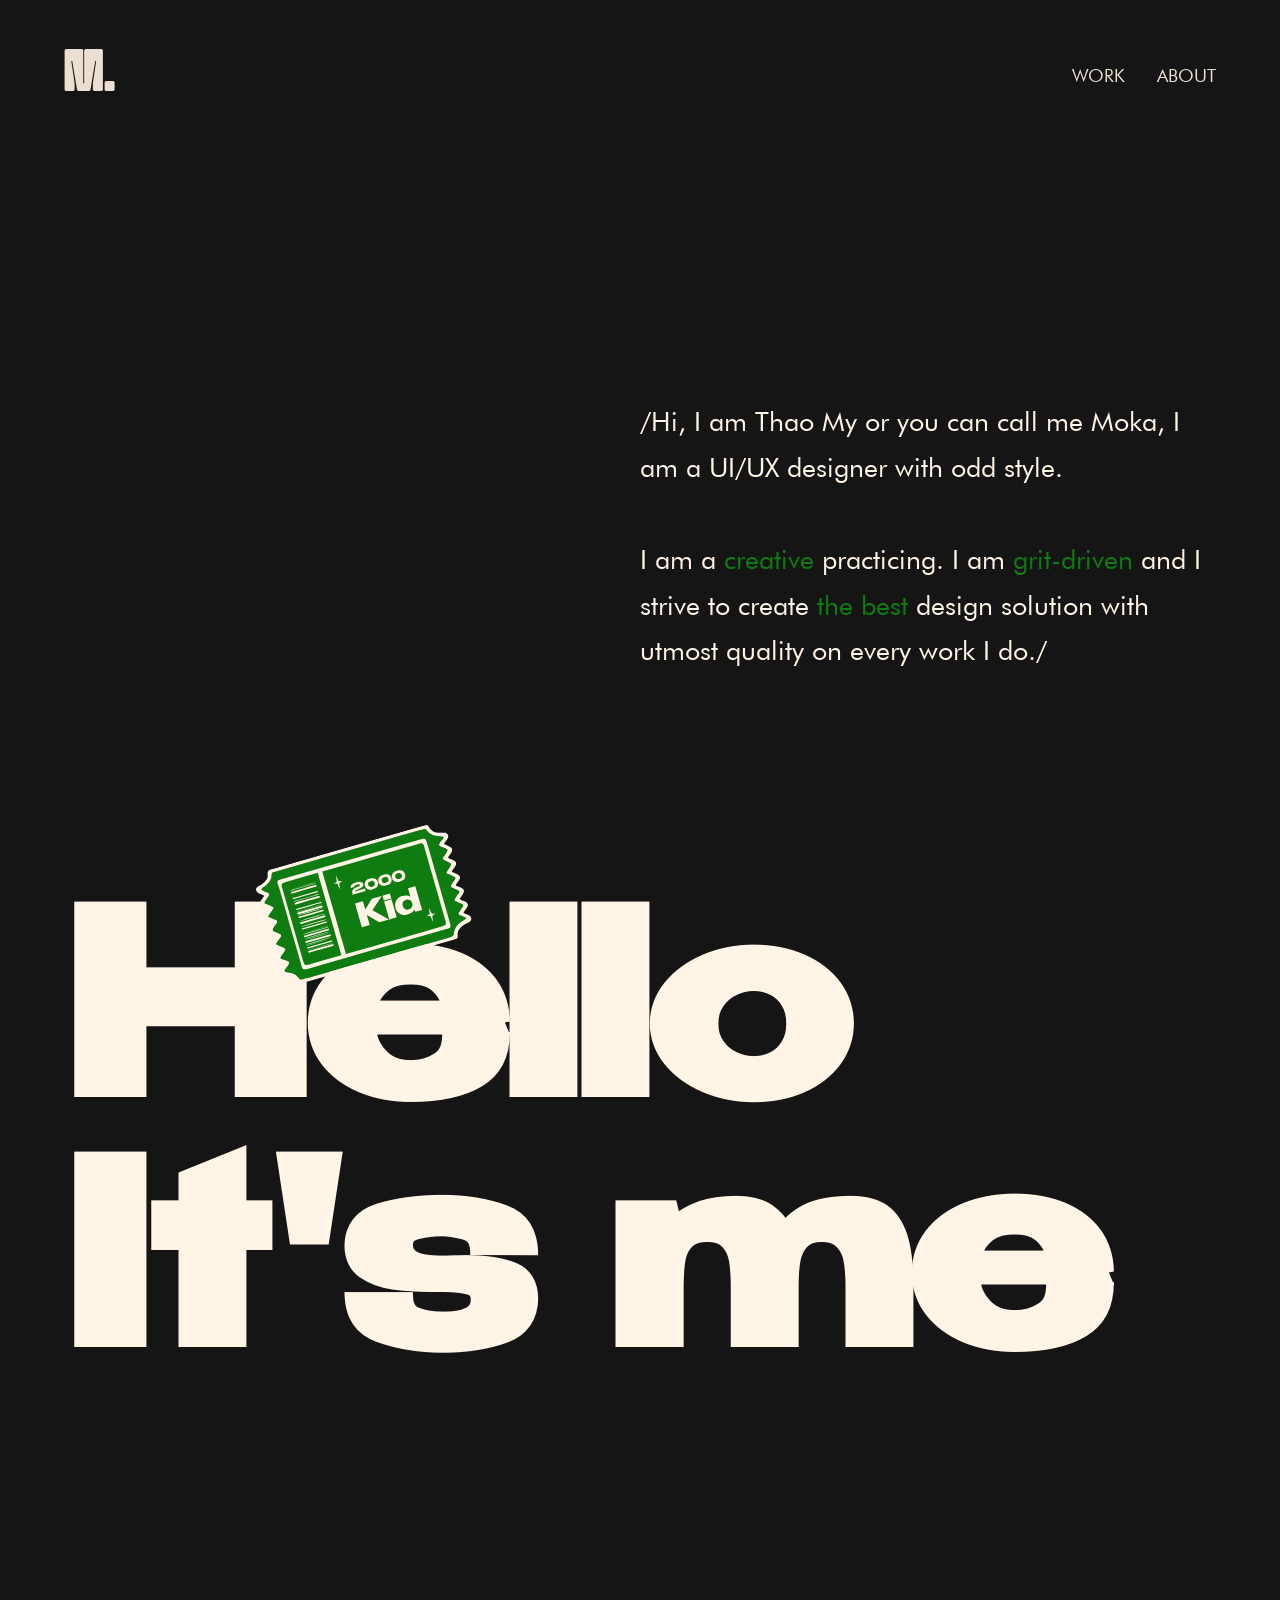
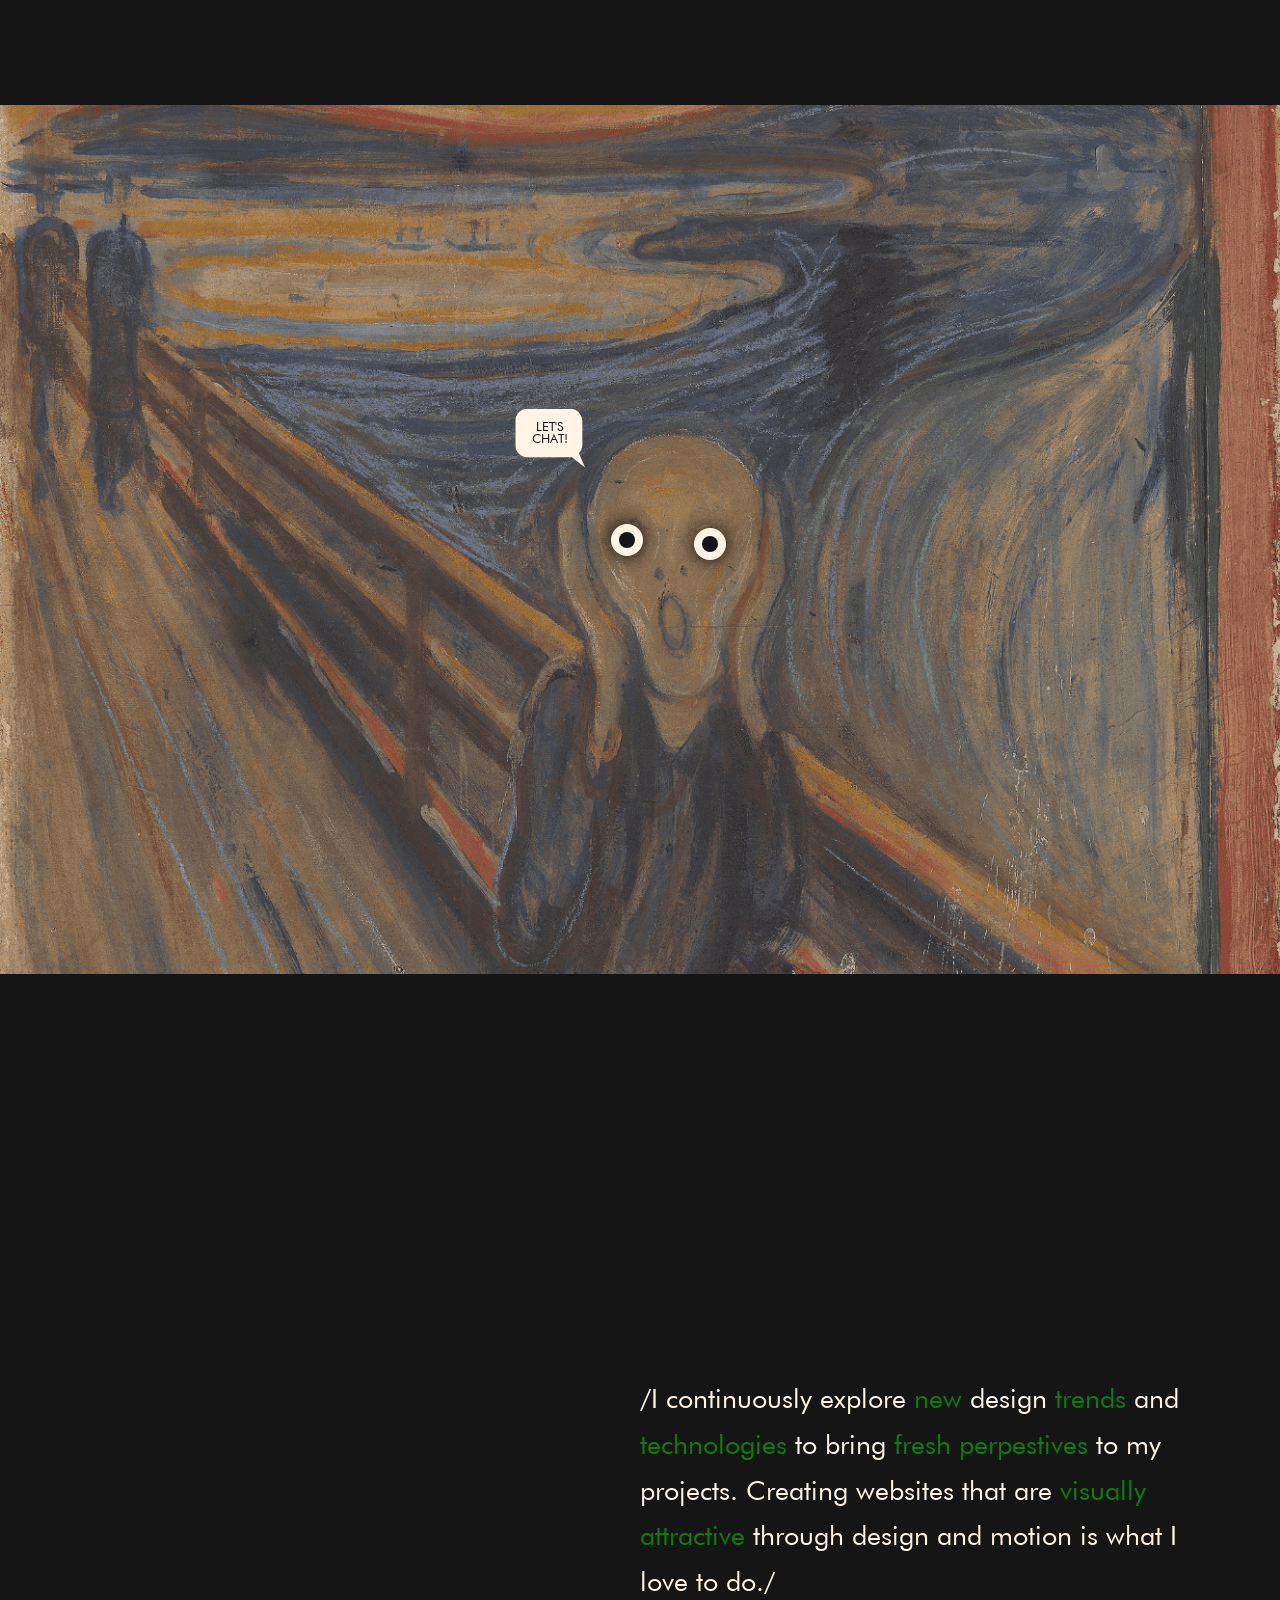
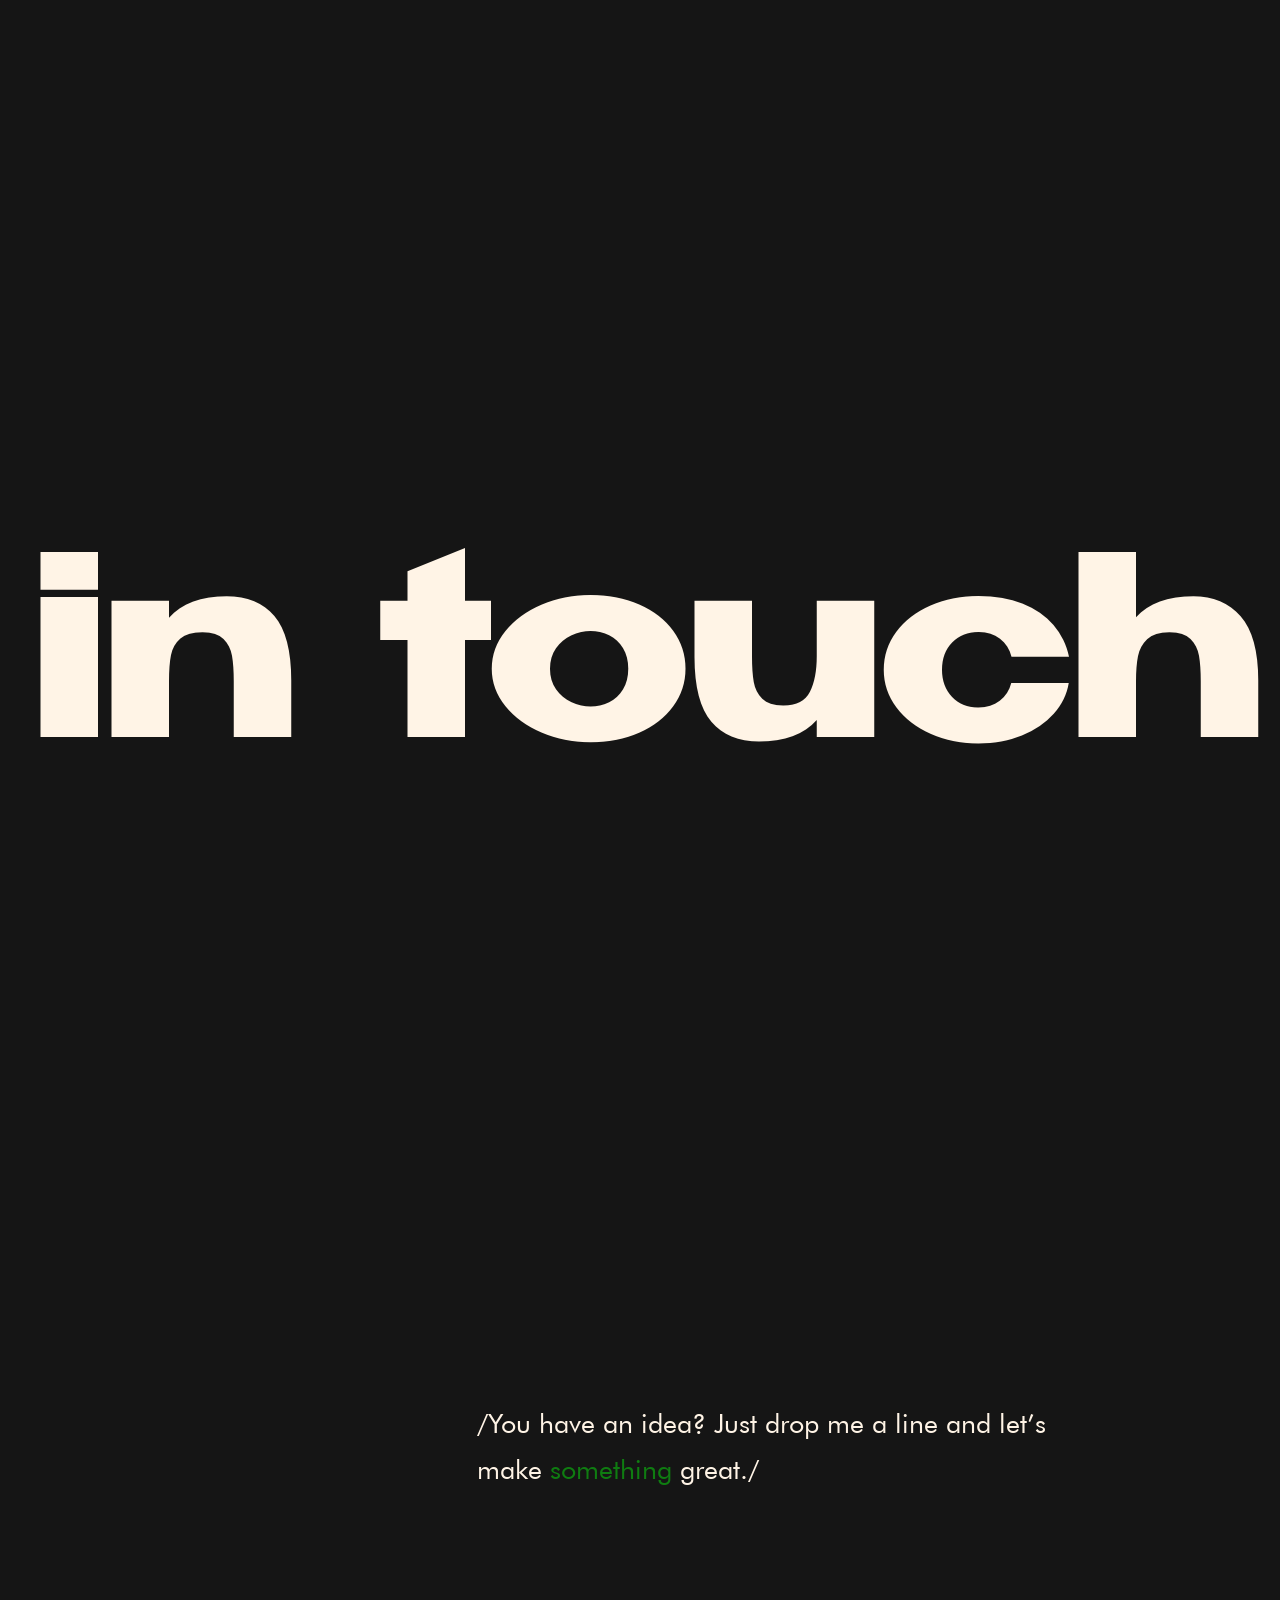
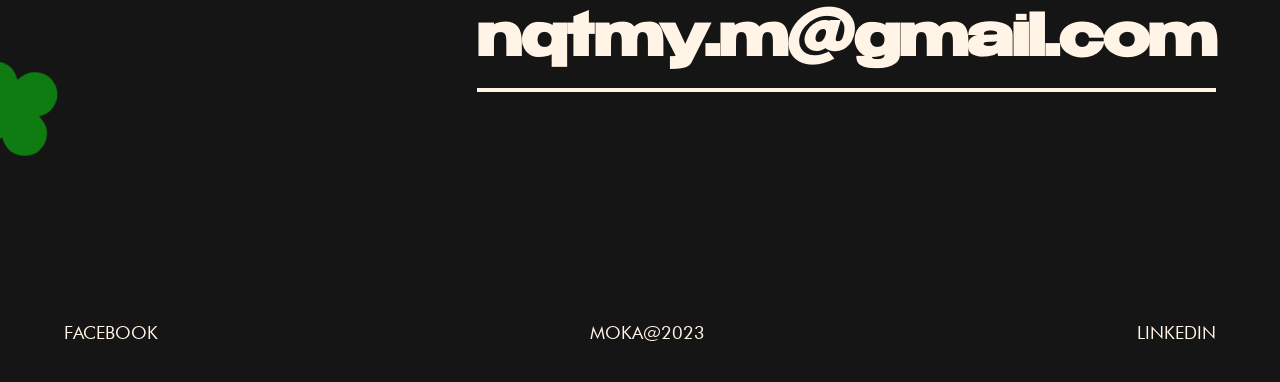
<file: about.html>
<!DOCTYPE html>
<html lang="en">
<head>
		<meta charset="utf-8">
		<meta name="viewport" content="width=device-width, initial-scale=1">
		<title>Moka</title>
		<link rel="shortcut icon" href="./imgs/shortcut.png">
		<!-- Font-load -->
		<link rel="stylesheet" href="fonts/Foqha.ttf">
		<link rel="stylesheet" href="fonts/Benzin-Bold.ttf">
		<link rel="stylesheet" href="fonts/Neutra-Text-Book.ttf">
		<link rel="stylesheet" href="fonts/Neutra-Text-Italic.ttf">
		<!-- Format-CSS -->
		<link rel="stylesheet" href="./css/style-typo.css">
		<link rel="stylesheet" href="./css/style-format.css">
		<!-- <link rel="stylesheet" href="./css/style-keyframe.css"> -->
		<!-- Style-CSS -->
		<link rel="stylesheet" href="./css/style-about.css">
		<!-- Just JS =)) -->
		<script type="text/javascript" src="./js/jquery.min.js"></script>
		<script type="text/javascript" src="./js/popper.js"></script>

	<!-- Let's go bitch =)) -->
</head>
<body>

	<nav id="cursor">
		<div class="cursor"></div>
	</nav>

	<ul id="curtain">
		<li></li>
		<li></li>
		<li></li>
		<li></li>
		<li></li>
	</ul>
	
	<main class="page-container">
		<div id="horizontal-screen">
			<header class="layout nav-container" id="nav-container">
				<div class="nav-logo">
					<a href="index.html" prefetch id="logo">
						<p>M</p>
						<div class="fragment" id="point">
							<p>.</p>
						</div>
						<div class="fragment" id="oka">
							<p>o</p>
							<p>k</p>
							<p>a</p>
						</div>
					</a>
				</div>
				<nav class="nav-link">
					<ul class="nav-bar">
						<li class="nav-barnav">
							<a href="work.html" prefetch>
								<p>Work</p>
							</a>
						</li>
						<li class="nav-barnav">
							<a href="about.html" prefetch>
								<p>About</p>
							</a>
						</li>
					</ul>
				</nav>
			</header>
			<div class="layout section1">
				<p class="move-text">
					/Hi, I am Thao My or you can call me Moka, I am a UI/UX designer with odd style.<br><br>
					I am a <span>creative</span> practicing. I am <span>grit-driven</span> and I strive to create <span>the best</span> design solution with utmost quality on every work I do./
				</p>

				<div class="hello">
					<nav class="text">
						<svg viewBox="0 0 221.8 131.2" id="sticker2k">
							<style type="text/css">
								.st0 {
									fill: #0F7C11;
								}

								.st1 {
									fill: #FFF4E6;
								}
							</style>
							<path class="st0" d="M210.3,87.1c1.3-1.2,2.8-2.1,4.1-3.2c2.7-2.2,2.7-2.9,0-5.1c-0.4-0.3-0.8-0.6-1.1-0.8c-5.6-4.3-5.6-4.3-0.3-8.7  c4.6-3.8,4.6-3.8,0-7.4c-0.9-0.7-1.8-1.3-2.6-2c-2.5-2-2.5-2.2-0.2-4.2c1.3-1.2,2.7-2.3,3.9-3.5c2.4-2.2,2.4-3.1-0.1-5.3  c-1.3-1.2-2.8-2.1-4.1-3.3c-0.3-0.2-0.5-0.4-0.7-0.7c-0.6-1-0.3-2.3,0.7-3c1.6-1.3,3.3-2.5,4.8-3.9c2.2-2,2.2-2.6,0-4.5  c-0.9-0.8-2-1.5-3-2.3c-3.7-3.1-3.7-3.7,0.1-6.7c1.6-1.2,3.5-2.1,4.4-3.9c-0.4-1.1-1.2-1.2-1.9-1.5c-6.1-2.1-12-4.4-14.2-11.4  c-0.5-1.4-1.6-1.8-3-1.9c-1.3,0-2.5,0-3.8,0c-55.1,0-110.2,0-165.4,0c-1.1,0-2.2,0-3.3,0c-1.6-0.2-3.2,0.9-3.5,2.5  c-1.4,5.5-5.9,7.9-10.6,10C9,17,7,16.9,6,18.6c0.3,1.6,1.7,2.2,2.8,3.1c1,0.8,2,1.6,2.9,2.4c1.6,1.4,1.4,2.6-0.2,3.8  c-1.7,1.2-3.2,2.5-4.8,3.8C4.4,33.6,4.4,34,6.8,36c1.5,1.2,3.1,2.3,4.5,3.5c2.4,2,2.5,2.3,0.1,4.2c-1.6,1.3-3.3,2.5-4.9,3.8  c-2.2,1.9-2.2,2.2,0,4c1.7,1.4,3.4,2.8,5.2,4.1c1.5,1.1,1.6,2.3,0.1,3.5c-1.2,1-2.5,1.9-3.7,2.9c-3.6,3.2-3.6,4,0.2,7  c1.2,1,2.5,2,3.7,3s1.3,2.1-0.1,3.1c-1.8,1.3-3.5,2.7-5.2,4.1c-2.3,1.9-2.3,2.4,0,4.4C7.3,84.1,8,84.5,8.6,85  c6.1,4.8,6.2,3.9,0.1,8.7c-4.6,3.6-4.7,3.7,0,7.1c5.2,3.8,6.1,4.2,0,8.5c-4.6,3.3-4.4,4,0.8,6.3c4.2,1.9,7.7,4.4,9,9.1  c0.5,1.8,1.8,2.5,3.6,2.5c1.4,0,2.8,0,4.3,0c54.5,0,109,0,163.5,0c1.1,0,2.2-0.1,3.3,0c2.1,0.3,4.1-1,4.7-3  c2.2-5.8,6.9-8.8,12.7-10.5c1.6-0.5,3.5-0.4,5.1-2c-1.6-1.4-2.9-2.6-4.4-3.8c-3.2-2.7-3.3-3.1-0.2-5.7c1.3-1.1,2.6-2.3,4.1-3.3  c1.6-1.1,1.5-2.3,0.1-3.5c-1.7-1.5-3.4-2.8-5.1-4.3C208.4,89.6,208.4,88.9,210.3,87.1z" />
							<path id="Path_95" class="st1" d="M7.2,105c-1.3-1.2-2.7-2.2-4.1-3.2c-3.8-2.3-4.3-6.2,0.2-9c1.4-1,2.7-2,3.9-3.1  c-1.2-2.1-3.3-3-4.8-4.4c-3-2.7-3-4.8-0.1-7.5C3,77,3.9,76.4,4.8,75.7c0.7-0.6,1.5-1.2,2.3-1.9c-1.2-2-3.3-3-4.9-4.4  c-2.9-2.6-3-4.9,0-7.5c1.5-1.3,3.2-2.5,5.2-4.1c-2-1.7-3.9-3-5.6-4.6c-2.5-2.3-2.5-4.6,0-6.8c1.6-1.5,3.4-2.8,5.3-4.4  c-1.3-1.8-3.2-2.8-4.7-4.1C-1,35-1,32.7,2.6,29.8c1.4-1.2,3-2.3,4.5-3.6c-1.5-2-3.5-3-5.1-4.5c-3.1-2.9-2.4-6.3,1.7-7.4  c2.8-0.6,5.5-1.5,8-2.8c2.9-1.7,5.4-3.7,5.7-7.6C17.8,1.3,19.5,0,22.1,0c1,0,1.9,0,2.9,0c57.2,0,114.4,0,171.6,0  c1.3,0,2.5,0,3.8,0.1c1.7,0,3.1,1.1,3.4,2.8c1.1,6.9,6.4,8.8,12,10.5c0.6,0.2,1.2,0.3,1.9,0.4c2,0.4,3.5,1.5,4,3.6  c0.5,2-0.8,3.2-2.2,4.4c-1.6,1.4-3.8,2.3-4.9,4.5c1.8,1.4,3.6,2.7,5.2,4.2c2.7,2.4,2.7,4.4,0,6.8c-1.6,1.5-3.4,2.8-5.2,4.3  c1.1,2,3,2.9,4.5,4.2c3.5,3,3.5,5-0.1,8c-1.4,1.2-2.9,2.4-4.6,3.7c1.1,1.7,2.8,2.6,4.2,3.8c4.1,3.4,4.1,5.3,0.1,8.6  c-1.4,1.2-3.2,2-4.2,3.9c1.4,1.1,2.7,2.2,4,3.3c4.3,3.5,4.2,5.3-0.2,8.9c-1.2,1-2.5,2-3.8,3.1c1,2.2,3.2,3,4.8,4.5  c3.1,2.8,3.1,4.7,0.1,7.4c-0.8,0.7-1.7,1.4-2.6,2.1c-0.7,0.6-1.5,1.2-2.4,2c1.1,1.8,3,2.7,4.5,4c1.6,1.3,2.5,2.9,1.9,5  c-0.6,1.9-2.2,2.7-4,2.9c-3.5,0.3-6.9,1.3-9.9,3c-2.9,1.6-5,3.7-5.6,7.2c-0.6,3.4-1.7,4.1-5.2,4.2c-1.1,0-2.2,0-3.3,0h-170  c-1.1,0-2.2,0-3.3,0c-2.4,0-4.1-1.3-4.4-3.5c-0.7-5-4.3-7-8.3-8.8c-1.6-0.7-3.3-1-4.7-2.2c-2.5-2.1-2.6-4.6-0.3-6.9  C3.4,108.2,5.7,107.1,7.2,105 M216.3,18.6c-0.4-1.1-1.2-1.2-1.9-1.5c-6.1-2.1-12-4.4-14.2-11.4c-0.5-1.4-1.6-1.8-3-1.9  c-1.3,0-2.5,0-3.8,0c-55.1,0-110.2,0-165.4,0c-1.1,0-2.2,0-3.3,0c-1.6-0.2-3.2,0.9-3.5,2.5c-1.4,5.5-5.9,7.9-10.6,10  c-1.5,0.7-3.5,0.6-4.5,2.3c0.3,1.6,1.7,2.2,2.8,3.1c1,0.8,2,1.6,2.9,2.4c1.6,1.4,1.4,2.6-0.2,3.8c-1.7,1.2-3.3,2.5-4.8,3.8  C4.5,33.6,4.5,34,6.9,36c1.5,1.2,3.1,2.3,4.5,3.5c2.4,2,2.5,2.3,0.1,4.2c-1.6,1.3-3.3,2.5-4.9,3.8c-2.2,1.9-2.2,2.2,0,4  c1.7,1.4,3.4,2.8,5.2,4.1c1.5,1.1,1.6,2.3,0.1,3.5c-1.2,1-2.5,1.9-3.7,2.9c-3.7,3.2-3.7,4,0.1,7c1.2,1,2.5,2,3.7,3s1.3,2.1-0.1,3.1  c-1.8,1.3-3.5,2.7-5.2,4.1c-2.3,1.9-2.3,2.4,0,4.4C7.3,84.1,8,84.5,8.6,85c6.1,4.8,6.2,3.9,0.1,8.7c-4.6,3.6-4.7,3.7,0,7.1  c5.2,3.8,6.1,4.2,0,8.5c-4.6,3.3-4.4,4,0.8,6.3c4.2,1.9,7.7,4.4,9,9.1c0.5,1.8,1.8,2.5,3.6,2.5c1.4,0,2.9,0,4.3,0  c54.5,0,109,0,163.5,0c1.1,0,2.2-0.1,3.3,0c2.1,0.3,4.1-1,4.7-3c2.2-5.8,6.9-8.8,12.7-10.5c1.6-0.5,3.5-0.4,5.1-2  c-1.6-1.4-2.9-2.6-4.4-3.8c-3.2-2.7-3.3-3.1-0.2-5.7c1.3-1.1,2.6-2.3,4.1-3.3c1.6-1.2,1.5-2.3,0.1-3.5c-1.7-1.5-3.4-2.8-5.1-4.3  c-1.9-1.7-1.9-2.5,0.1-4.2c1.3-1.2,2.8-2.1,4.1-3.2c2.7-2.2,2.7-2.9,0-5.1c-0.4-0.3-0.8-0.6-1.1-0.8c-5.6-4.3-5.6-4.3-0.3-8.7  c4.6-3.8,4.6-3.8,0-7.4c-0.9-0.7-1.8-1.3-2.6-2c-2.5-2-2.5-2.2-0.2-4.2c1.3-1.2,2.7-2.3,3.9-3.5c2.4-2.2,2.4-3.1-0.1-5.3  c-1.3-1.2-2.7-2.1-4.1-3.3c-1-0.6-1.3-2-0.6-3c0.2-0.3,0.4-0.5,0.7-0.7c1.6-1.3,3.3-2.5,4.8-3.9c2.2-2,2.2-2.6,0-4.5  c-0.9-0.8-2-1.5-3-2.3c-3.7-3.1-3.7-3.7,0.1-6.7C213.4,21.3,215.4,20.4,216.3,18.6" />
							<g>
								<path id="Path_98" class="st1" d="M51.4,80.9H64c0.4,0,0.8,0,1.2,0c0.4-0.1,0.8,0.2,0.9,0.7c0,0.1,0,0.1,0,0.2   c0,0.6-0.3,0.8-0.8,0.9c-0.3,0-0.7,0-1,0c-8.5,0-17.1,0-25.6,0c-0.7,0-1.8,0.5-1.7-0.9c0-1.2,1-0.8,1.7-0.8   C42.8,80.9,47.1,80.9,51.4,80.9" />
								<path id="Path_99" class="st1" d="M51.4,100.6c-4.3,0-8.7,0-13,0c-0.5,0-1.2,0.3-1.5-0.6c-0.2-0.5,0-1.1,0.5-1.3   c0.1-0.1,0.3-0.1,0.4-0.1c0.3,0,0.7,0,1,0h25.4c0.4,0,0.8,0,1.2,0c0.6,0,0.7,0.5,0.7,1s-0.1,0.9-0.7,1c-0.5,0-0.9,0-1.4,0   C59.8,100.6,55.6,100.6,51.4,100.6L51.4,100.6z" />
								<path id="Path_100" class="st1" d="M51.6,65.5c4.1,0,8.3,0,12.4,0c0.5,0,0.9,0,1.4,0c0.6,0,0.7,0.5,0.7,1s-0.1,0.9-0.7,1   c-0.5,0-0.9,0-1.4,0c-8.3,0-16.7,0-25,0c-0.4,0-0.8,0-1.2,0c-0.7,0-0.9-0.3-0.9-1c0-0.6,0.2-1,0.9-1c0.8,0,1.6,0,2.4,0   C43.9,65.5,47.7,65.5,51.6,65.5" />
								<path id="Path_101" class="st1" d="M51.4,56.3c-4.4,0-8.8,0-13.2,0c-0.7,0-1.3,0-1.3-1c0-0.6,0.2-1,0.9-1c0.4,0,0.8,0,1.2,0h25   c0.4,0,0.8,0,1.2,0c0.7,0,0.9,0.4,0.9,1s-0.2,1-0.9,1c-0.4,0-0.8,0-1.2,0H51.4" />
								<path id="Path_102" class="st1" d="M51.5,43c4.2,0,8.4,0,12.6,0c0.5,0,0.9,0,1.4,0.1c0.6,0.1,0.6,0.6,0.6,1.1   c0,0.4-0.2,0.8-0.6,0.8c-0.5,0-1,0-1.6,0c-8.3,0-16.5,0-24.8,0c-0.4,0-0.8,0-1.2,0c-0.6,0-1-0.2-1-0.9s0.3-1.1,1-1.1   c0.4,0,0.8,0,1.2,0C39.1,43,51.5,43,51.5,43z" />
								<path id="Path_103" class="st1" d="M51.4,87.4h12.4c0.5,0,0.9,0,1.4,0c0.7,0,0.9,0.4,0.8,1c0,0.5-0.2,0.9-0.8,0.9   c-0.5,0-0.9,0-1.4,0c-8.3,0-16.5,0-24.8,0c-0.5,0-0.9,0-1.4,0c-0.7,0-0.8-0.5-0.8-1.1c0-0.5,0.2-0.9,0.8-0.9c0.5,0,1,0,1.6,0   C43.3,87.4,47.4,87.4,51.4,87.4L51.4,87.4z" />
								<path id="Path_104" class="st1" d="M51.4,95.7H38.9c-0.5,0-0.9,0-1.4,0c-0.3,0-0.7-0.2-0.7-0.6c0-0.1,0-0.1,0-0.2   c0-0.3,0.3-0.6,0.6-0.6l0,0c0.4,0,0.8,0,1.2,0c8.5,0,16.9,0,25.4,0c0.5,0,0.9,0,1.4,0.1c0.3,0,0.6,0.4,0.5,0.7l0,0   c0,0.3-0.2,0.5-0.5,0.5c-0.5,0-1,0.1-1.6,0.1C59.8,95.7,55.6,95.7,51.4,95.7" />
								<path id="Path_105" class="st1" d="M51.6,60.7c-4.3,0-8.5,0-12.8,0c-0.5,0-0.9,0-1.4-0.1c-0.4-0.1-0.5-0.4-0.5-0.7s0.1-0.7,0.5-0.8   c0.5-0.1,0.9-0.1,1.4-0.1c8.5,0,17,0,25.4,0c0.4,0,0.8,0,1.2,0c0.5,0,0.7,0.3,0.7,0.8s-0.2,0.8-0.7,0.8s-0.9,0-1.4,0   C59.9,60.7,55.7,60.7,51.6,60.7" />
								<path id="Path_106" class="st1" d="M51.6,51.3H39.2c-0.5,0-0.9,0-1.4,0c-0.4,0-0.8,0-0.8-0.6c0-0.7,0.5-0.7,0.9-0.7   c0.3,0,0.5,0,0.8,0c8.5,0,17.1,0,25.6,0c0.6,0,1.7-0.5,1.7,0.7c-0.1,1-1.1,0.6-1.8,0.6C60,51.3,55.8,51.3,51.6,51.3" />
								<path id="Path_107" class="st1" d="M51.4,72.5h12.4c0.4,0,0.8,0,1.2,0c0.5,0,1,0,1,0.7s-0.6,0.6-1,0.6c-0.3,0-0.7,0-1,0   c-8.4,0-16.8,0-25.2,0c-0.6,0-1.8,0.4-1.8-0.6c0-1.3,1.2-0.7,1.8-0.7C43.1,72.5,47.3,72.5,51.4,72.5L51.4,72.5z" />
								<path id="Path_108" class="st1" d="M37,64.2c1.4-0.8,27-0.9,29-0.4c-1.5,0.7-2.8,0.3-4.1,0.4c-1.4,0.1-2.8,0-4.1,0H37L37,64.2z" />
								<path id="Path_109" class="st1" d="M36.6,57.3c2.5-0.6,27.9-0.5,29.2,0C64.4,57.6,39.1,57.7,36.6,57.3" />
								<path id="Path_110" class="st1" d="M37,79.1c1.4-0.4,26.6-0.5,28.8-0.1c0,0.5-0.4,0.5-0.7,0.5c-9.1,0-18.1,0-27.2,0   C37.5,79.5,37.2,79.4,37,79.1" />
								<path id="Path_111" class="st1" d="M65.9,41.6H37c0.4-0.9,1.2-0.6,1.7-0.6c7.2,0,14.3,0,21.5,0c1.5,0,3,0,4.5,0   C65.1,41,65.6,40.8,65.9,41.6" />
								<path id="Path_112" class="st1" d="M65.7,70.6c-1.9,0.3-26.5,0.3-28.2,0c0.2-0.1-0.1,0.1,0-0.2c0-0.1,0.1-0.1,0.1-0.1   c9-0.3,18.1-0.1,27.2-0.1C65.1,70.1,65.5,70.3,65.7,70.6" />
								<path id="Path_113" class="st1" d="M65.5,90.7c-1.4,0.7-25.5,0.8-28,0.4c0.2-0.1-0.1,0.1,0-0.2c0-0.1,0.1-0.1,0.1-0.1   c0.3-0.1,0.5-0.1,0.8-0.1C47.4,90.7,56.5,90.7,65.5,90.7" />
								<path id="Path_114" class="st1" d="M65.9,84.6H37.2C38.8,83.9,64,83.9,65.9,84.6" />
								<path id="Path_115" class="st1" d="M65.7,77.9H37.3v-0.2h28.4C65.7,77.8,65.7,77.8,65.7,77.9" />
								<path id="Path_116" class="st1" d="M37.3,75.7h28.4v0.2H37.3C37.3,75.9,37.3,75.8,37.3,75.7" />
								<path id="Path_117" class="st1" d="M37.2,85.6h29.1C64.5,86.1,39.5,86.2,37.2,85.6" />
								<path id="Path_118" class="st1" d="M65.5,92.5H37.6v-0.1L65.5,92.5C65.5,92.4,65.5,92.4,65.5,92.5" />
								<path id="Path_119" class="st1" d="M65.3,48H37.7v-0.1L65.3,48L65.3,48" />
								<path id="Path_120" class="st1" d="M37.6,62.4h27.9v0.1L37.6,62.4C37.6,62.5,37.6,62.5,37.6,62.4" />
								<path id="Path_121" class="st1" d="M65.6,53.5H37.3v-0.2h28.3V53.5" />
								<path id="Path_122" class="st1" d="M65.7,97.7H37.3v-0.2h28.4V97.7" />
								<path id="Path_123" class="st1" d="M37.5,69.1h28.1v0.1L37.5,69.1L37.5,69.1" />
								<path id="Path_124" class="st1" d="M65.4,40.1H37.5V40L65.4,40.1L65.4,40.1" />
								<path id="Path_125" class="st1" d="M65.5,46.7h-28v-0.1L65.5,46.7C65.5,46.6,65.5,46.7,65.5,46.7" />
								<path id="Path_126" class="st1" d="M51.2,30.3c4.2,0,8.4,0,12.6,0c0.5,0,0.9,0,1.4,0.1c0.6,0.1,0.6,0.6,0.6,1.1   c0,0.4-0.2,0.8-0.6,0.8c-0.5,0-1,0-1.6,0c-8.3,0-16.5,0-24.8,0c-0.4,0-0.8,0-1.2,0c-0.6,0-1-0.2-1-0.9c0-0.7,0.3-1.1,1-1.1   c0.4,0,0.8,0,1.2,0H51.2L51.2,30.3z" />
								<path id="Path_127" class="st1" d="M51.3,38.6H38.9c-0.5,0-0.9,0-1.4,0c-0.4,0-0.8,0-0.8-0.6c0-0.7,0.5-0.7,0.9-0.7   c0.3,0,0.5,0,0.8,0c8.5,0,17.1,0,25.6,0c0.6,0,1.7-0.5,1.7,0.7c-0.1,1-1.1,0.6-1.8,0.6C59.7,38.6,55.5,38.6,51.3,38.6" />
								<path id="Path_128" class="st1" d="M65.7,28.9h-29c0.4-1,1.2-0.6,1.7-0.6c7.2,0,14.3,0,21.5,0c1.5,0,3,0,4.5,0   C64.8,28.3,65.3,28.1,65.7,28.9" />
								<path id="Path_129" class="st1" d="M65,35.3H37.4v-0.1h27.7L65,35.3" />
								<path id="Path_130" class="st1" d="M65.2,27.4H37.3v-0.1h27.9V27.4" />
								<path id="Path_131" class="st1" d="M65.3,34h-28v-0.1L65.3,34L65.3,34" />
							</g>
							<g class="st2">
								<path class="st1" d="M116.7,49.3v2.8h-14.9v-1.5c0-1.4,0.3-2.4,1-3.1c0.6-0.7,1.4-1.2,2.1-1.5c0.8-0.3,1.7-0.5,2.9-0.6   c0.4-0.1,0.9-0.1,1.5-0.2c0.7-0.1,1.3-0.2,1.7-0.2c0.4-0.1,0.7-0.2,1-0.4c0.3-0.2,0.4-0.4,0.4-0.7c0-0.5-0.3-0.8-1-1   c-0.7-0.2-1.4-0.3-2.4-0.3c-0.9,0-1.6,0.2-2.3,0.4c-0.6,0.3-0.9,0.7-0.9,1.3h-4c0-1.6,0.7-2.8,2.2-3.4c1.5-0.6,3.1-0.9,4.9-0.9   c1.9,0,3.6,0.3,5.1,0.8c1.5,0.5,2.2,1.6,2.2,3.2c0,0.9-0.3,1.5-0.8,2s-1.2,0.9-1.9,1.1c-0.7,0.2-1.5,0.4-2.4,0.5l-0.5,0.1   c-0.1,0-0.2,0-0.5,0.1c-1.4,0.2-2.6,0.4-3.5,0.6c-0.9,0.2-1.4,0.5-1.4,0.9H116.7z" />
								<path class="st1" d="M132.5,46.2c0,1.6-0.5,3-1.5,4.3c-1,1.3-3,1.9-5.9,1.9c-2.1,0-3.7-0.3-4.8-1c-1.1-0.7-1.9-1.5-2.3-2.4   c-0.4-0.9-0.6-1.8-0.5-2.7c0-1.5,0.5-2.9,1.6-4.2c1.1-1.2,3.1-1.9,6-1.9C130,40.2,132.5,42.2,132.5,46.2z M127.3,49   c0.6-0.3,1-0.7,1.2-1.2c0.2-0.5,0.4-1,0.3-1.6c0-0.6-0.1-1.1-0.3-1.5c-0.2-0.5-0.7-0.9-1.2-1.2c-0.6-0.3-1.3-0.4-2.3-0.4   c-0.9,0-1.7,0.1-2.2,0.4s-1,0.7-1.2,1.2c-0.2,0.5-0.4,1-0.3,1.5c0,0.6,0.1,1.1,0.3,1.6s0.7,0.9,1.2,1.2c0.6,0.3,1.3,0.5,2.2,0.5   C126,49.5,126.7,49.4,127.3,49z" />
								<path class="st1" d="M148.1,46.2c0,1.6-0.5,3-1.5,4.3c-1,1.3-3,1.9-5.9,1.9c-2.1,0-3.7-0.3-4.8-1c-1.1-0.7-1.9-1.5-2.3-2.4   s-0.6-1.8-0.5-2.7c0-1.5,0.5-2.9,1.6-4.2c1.1-1.2,3.1-1.9,6-1.9C145.7,40.2,148.1,42.2,148.1,46.2z M143,49c0.6-0.3,1-0.7,1.2-1.2   s0.4-1,0.3-1.6c0-0.6-0.1-1.1-0.3-1.5c-0.2-0.5-0.7-0.9-1.2-1.2c-0.6-0.3-1.3-0.4-2.3-0.4c-0.9,0-1.7,0.1-2.2,0.4   c-0.6,0.3-1,0.7-1.2,1.2c-0.2,0.5-0.4,1-0.3,1.5c0,0.6,0.1,1.1,0.3,1.6c0.2,0.5,0.7,0.9,1.2,1.2c0.6,0.3,1.3,0.5,2.2,0.5   C141.6,49.5,142.4,49.4,143,49z" />
								<path class="st1" d="M163.8,46.2c0,1.6-0.5,3-1.5,4.3c-1,1.3-3,1.9-5.9,1.9c-2.1,0-3.7-0.3-4.8-1c-1.1-0.7-1.9-1.5-2.3-2.4   c-0.4-0.9-0.6-1.8-0.5-2.7c0-1.5,0.5-2.9,1.6-4.2c1.1-1.2,3.1-1.9,6-1.9C161.3,40.2,163.8,42.2,163.8,46.2z M158.6,49   c0.6-0.3,1-0.7,1.2-1.2c0.2-0.5,0.4-1,0.3-1.6c0-0.6-0.1-1.1-0.3-1.5c-0.2-0.5-0.7-0.9-1.2-1.2c-0.6-0.3-1.3-0.4-2.3-0.4   c-0.9,0-1.7,0.1-2.2,0.4s-1,0.7-1.2,1.2c-0.2,0.5-0.4,1-0.3,1.5c0,0.6,0.1,1.1,0.3,1.6s0.7,0.9,1.2,1.2c0.6,0.3,1.3,0.5,2.2,0.5   C157.3,49.5,158.1,49.4,158.6,49z" />
							</g>
							<g class="st2">
								<path class="st1" d="M118,74.8l14.9,14.8h-11.2l-11.1-11.5v11.5h-9.1V62.2h9.1v9.5l10.4-9.5h11.3L118,74.8z" />
								<path class="st1" d="M141.7,67.8h-8.5v-5.6h8.5V67.8z M141.7,68.9h-8.5v20.7h8.5V68.9z" />
								<path class="st1" d="M162.6,62.2h8.5v27.3h-7.8l-0.4-2.4c-2.1,2-5.4,3-9.8,2.9c-1.9,0-3.6-0.5-5-1.4c-1.5-0.9-2.6-2.2-3.5-3.9   s-1.3-3.5-1.3-5.5v-0.1V79c0-1.8,0.5-3.4,1.3-5c0.8-1.6,2-2.9,3.4-3.8c1.5-1,3.2-1.5,5.1-1.5c4.3,0,7.4,1,9.5,2.9V62.2z M160,84.2   c0.8-0.5,1.4-1.2,1.9-2c0.5-0.8,0.7-1.7,0.7-2.7v-0.1c0-1.7-0.5-3.1-1.5-4.1c-1-1-2.2-1.6-3.8-1.6c-1.8,0-3.1,0.5-4.1,1.6   c-1,1.1-1.4,2.3-1.5,3.8c0,1.7,0.5,3.1,1.4,4.2c0.9,1.1,2.3,1.6,4.1,1.6C158.3,85,159.2,84.8,160,84.2z" />
							</g>
							<path id="Path_133" class="st1" d="M87.2,35.1c1,0.2,1.7,1,1.8,2l0.8,5.8l0.8-5.8c0.1-1,0.9-1.8,1.8-2l2.9-0.6l-2.9-0.6  c-1-0.2-1.7-1-1.8-2l-0.8-5.8L89,32c-0.1,1-0.9,1.8-1.8,2l-2.9,0.6L87.2,35.1z" />
							<path id="Path_134" class="st1" d="M176.5,98.1c1,0.2,1.7,1,1.8,2l0.8,5.8l0.8-5.8c0.1-1,0.9-1.8,1.8-2l2.9-0.6l-2.9-0.6  c-1-0.2-1.7-1-1.8-2l-0.8-5.8l-0.8,5.8c-0.1,1-0.9,1.8-1.8,2l-2.9,0.6L176.5,98.1z" />
							<path class="st1" d="M189.6,13.8c-26.1,0-52.3,0-78.4,0l0,0H33.4c-1.4,0-2.7,0-4.1,0c-4,0.2-4.4,0.8-4.1,4.8c0.2,2.5,0.3,5,0.3,7.5  c0,27.5,0,55,0,82.6c0,8.5-0.7,8.6,8.1,8.6c47.1,0,94.3,0,141.4,0c5.3,0,10.6,0,15.9,0c5.6,0,5.8-0.3,5.9-6c0-0.4,0-0.7,0-1.1  c0-29.7,0-59.4,0-89C196.7,13.9,196.7,13.8,189.6,13.8z M28.6,105.6c0-26.8,0-53.6,0-80.5c0-0.4,0-0.7,0-1.1c0.1-5.7,0.3-6,5.9-6  c12.2,0,24.4,0,36.7,0v95.2c-11.7,0-23.4,0-35.1,0C28.6,113.2,28.6,113.2,28.6,105.6z M192.7,108.3c-0.2,4.4-0.6,4.8-4.9,4.9  c-6.5,0.1-13,0-19.5,0c-30.6,0-61.3,0-91.9,0V18c11.5,0,23,0,34.5,0l0,0c24.4,0,48.9,0,73.3,0c1.2,0,2.4,0,3.6,0  c4.3,0.2,4.7,0.6,4.9,4.9c0,0.9,0,1.8,0,2.7c0,26.6,0,53.3,0,79.9C192.7,106.5,192.8,107.4,192.7,108.3z" />
						</svg>
						<h1 class="first">Hello</h1>
						<h1>It's me</h1>
					</nav>
				</div>
			</div>

			<div class="section2">
				<div class="image-container">
					<img src="./imgs/about-pic1.png" alt="about">
					<img class="img" src="./imgs/about-pic1.png" alt="about">

					<div class="chatbox">
						<a href="#footer">
							<div class="img">
								<img src="./imgs/about-chatbox.svg" alt="chatbox">
							</div>
							<div class="text">
								<p>Let's</p>
								<p>chat!</p>
							</div>
						</a>
						
					</div>
					<div class="germ" id="germleft">
						<nav class="black-germ"></nav>
					</div>
					<div class="germ" id="germright">
						<nav class="black-germ"></nav>
					</div>
				</div>
			</div>

			<div class="layout section3">
				<p>/I continuously explore <span>new</span> design <span>trends</span> and <span>technologies</span> to bring <span>fresh perpestives</span> to my  projects. Creating websites that are <span>visually attractive</span> through design and motion is what I love to do./</p>
			</div>
			<div class="section4">
				<div class="marquee-container">
					<div class="marquee-content">
						<p>Get in touch</p>
						<nav class="flower">
							<img src="./imgs/flower1.svg" alt="flowers1">
						</nav>
					</div>
					<div class="marquee-content">
						<p>Get in touch</p>
						<nav class="flower">
							<img src="./imgs/flower1.svg" alt="flowers1">
						</nav>
					</div>
					<div class="marquee-content">
						<p>Get in touch</p>
						<nav class="flower">
							<img src="./imgs/flower1.svg" alt="flowers1">
						</nav>
					</div>
				</div>
			</div>
			<div class="footer" id="footer">
				<div class="layout content">
					<div class="left">
						<!-- <img src="./imgs/germs-rolling-eyes_1.png" alt="bear"> -->
					</div>
					<div class="right">
						<p>/You have an idea? Just drop me a line and let’s make <span>something</span> great./</p>
						<a href="mailto:nqtmy.m@gmail.com" subject="subject text"><h1>nqtmy.m@gmail.com</h1></a>
					</div>
				</div>
				<ul class="layout bottom">
					<li>
						<a href="https://www.facebook.com/thao.my.092/" prefetch><p>facebook</p></a>
					</li>
					<li><p>moka@2023</p></li>
					<li>
						<a href="https://www.linkedin.com/in/thao-my-nguyen-6aaa31217/" prefetch><p>LinkedIn</p></a>
					</li>
				</ul>
				<div class="svg-path">
					<svg id="circle" viewBox="0 0 3534.5 332">
						<defs>
						<clipPath id="clip-path">
						<rect id="Rectangle_199" data-name="Rectangle 199" width="3534.499" height="332" fill="none" stroke="#0f7c11" stroke-width="5" stroke-dasharray="26"/>
						</clipPath>
						</defs>
						<g id="Group_347" data-name="Group 347" transform="translate(0 0)" clip-path="url(#clip-path)">
							<path id="Path_179" data-name="Path 179" d="M.125,331.691C.125,148.574,158.332.125,353.489.125S706.853,148.574,706.853,331.691c0-183.117,158.2-331.566,353.36-331.566s353.364,148.449,353.364,331.566C1413.577,148.574,1571.784.125,1766.94.125S2120.3,148.574,2120.3,331.691c0-183.117,158.2-331.566,353.36-331.566s353.364,148.449,353.364,331.566c0-183.117,158.207-331.566,353.364-331.566s353.364,148.449,353.364,331.566" transform="translate(0.309 0.311)" fill="none" stroke="#0f7c11" stroke-miterlimit="10" stroke-width="5" stroke-dasharray="26"/>
						</g>
					</svg>
					<div class="flower">
						<img src="./imgs/flower1.svg" alt="flowers1">
					</div>
				</div>
			</div>
		</div>
		<div id="vertical-screen">
			<div class="index-text">
				<p>The best experience is on desktop version.</p>
				<p>A mobile version is coming soon...</p>
			</div>
		</div>
	</main>

	
	<script type="text/javascript" src="./js/lenis.min.js"></script>
	<script type="text/javascript" src="./js/control_lenis.js"></script>
	<script type="text/javascript" src="./js/gsap.min.js"></script>
	<script type="text/javascript" src="./js/js-main.js"></script>
	<script type="text/javascript" src="./js/ScrollTrigger.min.js"></script>
	<script type="text/javascript" src="./js/MotionPathPlugin.min.js"></script>
	<script type="text/javascript" src="./js/js-about.js"></script>
</body>
</html>
</file>
<file: css/style-typo.css>
@font-face{font-family:FontLogo;src:url(../fonts/Foqha.ttf),url(../fonts/Foqha.otf);font-weight:normal;font-style:normal}@font-face{font-family:FontText;src:url(../fonts/Futura-Book.ttf);font-weight:normal;font-style:normal}@font-face{font-family:FontHead;src:url(../fonts/Benzin-Bold.otf),url(../fonts/Benzin-Bold.ttf);font-weight:normal;font-style:normal}p{font-size:27px}body{font-family:FontText;font-weight:normal;font-style:normal;line-height:1.7}
/*# sourceMappingURL=style-typo.css.map */
</file>
<file: css/style-format.css>
:root{--t:#FFF4E6;--gr:#0F7C11;--b:#151515}*{-webkit-box-sizing:border-box;box-sizing:border-box;text-decoration:none;-moz-transform:perspective(1000px);-moz-transform-style:preserve-3d;-ms-overflow-style:none;scrollbar-width:none;cursor:none!important}::-webkit-scrollbar{display:none}* img,* svg * video{vertical-align:middle!important}body,html{height:100%;color:var(--t);margin:0!important;padding:0!important;width:100%;min-height:100%;height:auto;-ms-scroll-chaining:none;overscroll-behavior:none;background-color:var(--b)}canvas{display:inline-block;margin:0;padding:0;border:0;vertical-align:baseline}.p5Canvas{display:none}main:not(.page-container){display:none}[class^=layout]{padding-left:5vw;padding-right:5vw}#cursor{--w:50px;position:fixed;top:10000px;left:10000px;width:var(--w);height:var(--w);border-radius:50%;z-index:99999999;pointer-events:none;cursor:none;mix-blend-mode:difference}#cursor .cursor{position:fixed;translate:-50% -50%;width:calc(-10px + var(--w));height:calc(-10px + var(--w));background-color:var(--t);border-radius:50%;-webkit-transition:all 0.4s cubic-bezier(0.61,1.57,0.39,1);transition:all 0.4s cubic-bezier(0.61,1.57,0.39,1)}ul#curtain{position:fixed;display:-webkit-box;display:-ms-flexbox;display:flex;top:0;left:0;z-index:9999;width:100%;height:100vh;margin:0;padding:0;pointer-events:none;list-style-type:none}ul#curtain li{-webkit-transform:scaleY(2);transform:scaleY(2);-webkit-transform-origin:bottom center;transform-origin:bottom center;background:var(--gr);width:20%;height:100%}.nav-container{position:fixed;width:100%;top:0;left:0;display:-webkit-box;display:-ms-flexbox;display:flex;padding-top:25px;z-index:1000;mix-blend-mode:difference;-webkit-transition:all 0.5s ease-in;transition:all 0.5s ease-in}.nav-container .nav-logo{position:relative}.nav-container .nav-logo a{display:-webkit-box;display:-ms-flexbox;display:flex}.nav-container .nav-logo a p{font-family:FontLogo;text-transform:none;font-size:60px;margin:0px;color:var(--t);-webkit-transition:translate 0.5s ease-in-out;transition:translate 0.5s ease-in-out}.nav-container .nav-logo a .fragment{position:absolute;left:39.5px;display:-webkit-box;display:-ms-flexbox;display:flex;width:65;text-transform:none!important;overflow:hidden}.nav-container .nav-logo a #point p{-webkit-transition-delay:0.15s;transition-delay:0.15s}.nav-container .nav-logo a #oka p{text-transform:none!important;translate:-65px;-webkit-transition-delay:0s;transition-delay:0s}.nav-container .nav-logo.hovered a #point p{translate:-65px;-webkit-transition-delay:0s;transition-delay:0s}.nav-container .nav-logo.hovered a #oka p{translate:0px;-webkit-transition-delay:0.15s;transition-delay:0.15s}.nav-container .nav-link{position:relative;margin-left:auto}.nav-container .nav-link .nav-bar{margin:0px;padding:0px;display:-webkit-box;display:-ms-flexbox;display:flex;height:100%;-webkit-box-align:center;-ms-flex-align:center;align-items:center;gap:2rem}.nav-container .nav-link .nav-bar li{list-style-type:none}.nav-container .nav-link .nav-bar li p{color:var(--t);font-family:FontText;font-size:18px;text-transform:uppercase}.nav-container.scroll-up{top:0px;-webkit-transition:all 0.5s cubic-bezier(0.13,0.01,0.11,0.68);transition:all 0.5s cubic-bezier(0.13,0.01,0.11,0.68)}.nav-container.scroll-down{top:-115px;-webkit-transition:all 0.5s ease-in-out;transition:all 0.5s ease-in-out}.foot-container{position:relative;display:-webkit-box;display:-ms-flexbox;display:flex;-webkit-box-orient:vertical;-webkit-box-direction:normal;-ms-flex-direction:column;flex-direction:column;width:100%;height:100vh;background-color:var(--t);color:var(--b)}.foot-container .text{margin:auto 0}.foot-container .sendemail{margin-bottom:auto}.foot-container .sendemail a{font-family:FontHead;font-size:90px;font-weight:bold;color:var(--gr)}.foot-container .footlink{margin-top:12%;padding-bottom:40px}.foot-container .footlink ul{display:-webkit-box;display:-ms-flexbox;display:flex;list-style-type:none;font-size:20px;padding:0px;margin:0px}.foot-container .footlink ul li{margin:0 40px}.foot-container .footlink ul li a{color:var(--b)}.foot-container .footlink ul li.design_develop span{background-color:var(--t);border-radius:5px;padding:6px 6px 3px 6px;font-family:FontLogo;letter-spacing:1px;color:var(--gr);margin:0 2px;text-transform:uppercase;-webkit-transition:all 0.2s ease-in-out;transition:all 0.2s ease-in-out}.foot-container .footlink ul li.design_develop span:hover{background-color:var(--gr);background-origin:bottom;color:var(--t)}.foot-container .footlink ul li:first-child{margin-left:0px}.foot-container .footlink ul li:last-child{margin-right:0px}.foot-container .footlink ul .design_develop{margin-left:auto}.foot-container .sendemail,.foot-container .text{position:relative;display:block;padding-left:40%}#vertical-screen{position:relative;display:-webkit-box;display:-ms-flexbox;display:flex;width:100%;height:100vh;-webkit-box-pack:center;-ms-flex-pack:center;justify-content:center;-ms-flex-line-pack:center;align-content:center;-webkit-box-align:center;-ms-flex-align:center;align-items:center;text-align:center;padding:0px 20px;font-size:12px}#vertical-screen .index-text{position:relative;line-height:1}#vertical-screen .index-text p{font-size:12px}
/*# sourceMappingURL=style-format.css.map */
</file>
<file: css/style-keyframe.css>
@keyframes logoanimation {
  0% {
    -ms-transform: translateY(0px);
    -moz-transform: translateY(0px);
    -webkit-transform: translateY(0px);
    -o-transform: translateY(0px);
    transform: translateY(0px);
  }
  50% {
    -ms-transform: translateY(-10px);
    -moz-transform: translateY(-10px);
    -webkit-transform: translateY(-10px);
    -o-transform: translateY(-10px);
    transform: translateY(-10px);
  }
  100% {
    -ms-transform: translateY(0px);
    -moz-transform: translateY(0px);
    -webkit-transform: translateY(0px);
    -o-transform: translateY(0px);
    transform: translateY(0px);
  }
}
@keyframes spinsocks {
  from {
    -ms-transform: rotate(0deg);
    -moz-transform: rotate(0deg);
    -webkit-transform: rotate(0deg);
    -o-transform: rotate(0deg);
    transform: rotate(0deg);
  }
  to {
    -ms-transform: rotate(360deg);
    -moz-transform: rotate(360deg);
    -webkit-transform: rotate(360deg);
    -o-transform: rotate(360deg);
    transform: rotate(360deg);
  }
}
@keyframes starblingchilling {
  0% {
    -ms-transform: scale(1);
    -moz-transform: scale(1);
    -webkit-transform: scale(1);
    -o-transform: scale(1);
    transform: scale(1);
  }
  50% {
    -ms-transform: scale(1.5);
    -moz-transform: scale(1.5);
    -webkit-transform: scale(1.5);
    -o-transform: scale(1.5);
    transform: scale(1.5);
  }
  100% {
    -ms-transform: scale(1);
    -moz-transform: scale(1);
    -webkit-transform: scale(1);
    -o-transform: scale(1);
    transform: scale(1);
  }
}
@keyframes stickerbling {
  0% {
    -ms-transform: scale(1);
    -moz-transform: scale(1);
    -webkit-transform: scale(1);
    -o-transform: scale(1);
    transform: scale(1);
  }
  50% {
    -ms-transform: scale(1.5);
    -moz-transform: scale(1.5);
    -webkit-transform: scale(1.5);
    -o-transform: scale(1.5);
    transform: scale(1.5);
  }
  100% {
    -ms-transform: scale(1);
    -moz-transform: scale(1);
    -webkit-transform: scale(1);
    -o-transform: scale(1);
    transform: scale(1);
  }
}
</file>
<file: css/style-index.css>
body{background:var(--t)}.section1{width:100vw;height:200vh;background-color:var(--b)}.section1 .intro{position:sticky;top:0;width:100%;height:100vh;overflow:hidden}.section1 .intro img,.section1 .intro video{position:absolute;width:100%;scale:0.5;top:50%;left:50%;translate:-50% -50%}.section2{position:relative;display:block;width:100%;background:transparent;color:var(--b);padding-bottom:200px;overflow:hidden}.section2 .head{position:relative;display:-webkit-box;display:-ms-flexbox;display:flex;width:100%;-webkit-box-orient:horizontal;-webkit-box-direction:normal;-ms-flex-direction:row;flex-direction:row;-webkit-box-pack:justify;-ms-flex-pack:justify;justify-content:space-between}.section2 .head p{text-transform:uppercase}.section2 .marquee-container{position:relative;display:-webkit-box;display:-ms-flexbox;display:flex;-webkit-box-orient:horizontal;-webkit-box-direction:normal;-ms-flex-direction:row;flex-direction:row;width:100vw;overflow:hidden}.section2 .marquee-container .marquee-content{position:relative;display:-webkit-box;display:-ms-flexbox;display:flex;-webkit-box-orient:horizontal;-webkit-box-direction:normal;-ms-flex-direction:row;flex-direction:row;-webkit-box-align:center;-ms-flex-align:center;align-items:center}.section2 .marquee-container .marquee-content nav{display:-webkit-box;display:-ms-flexbox;display:flex;width:100px}.section2 .marquee-container .marquee-content nav img{width:100%}.section2 .marquee-container .marquee-content p{font-family:FontLogo;text-transform:none;font-size:250px}.section2 .content{position:relative;display:-webkit-box;display:-ms-flexbox;display:flex;height:100%;-webkit-box-orient:horizontal;-webkit-box-direction:normal;-ms-flex-direction:row;flex-direction:row;margin-top:200px;margin-bottom:500px}.section2 .content p{margin-bottom:50px;max-width:600px}.section2 .content p span{color:var(--gr)}.section2 .content .left{-webkit-box-pack:center;-ms-flex-pack:center;justify-content:center}.section2 .content .left img{max-width:800px;width:100%}.section2 .content div{display:-webkit-box;display:-ms-flexbox;display:flex;-webkit-box-align:center;-ms-flex-align:center;align-items:center;width:100%}.section2 .content .right{-webkit-box-orient:vertical;-webkit-box-direction:normal;-ms-flex-direction:column;flex-direction:column;-webkit-box-pack:center;-ms-flex-pack:center;justify-content:center;-webkit-box-align:start;-ms-flex-align:start;align-items:flex-start}.section2 .content .right h3{font-family:FontHead;font-size:3.5rem;text-transform:uppercase;color:var(--gr)}.section2 p{margin:0}.section3{width:100%;height:350vh}.section3 .text-container{position:sticky;top:0;display:-webkit-box;display:-ms-flexbox;display:flex;width:100%;height:100vh;-webkit-box-align:center;-ms-flex-align:center;align-items:center}.section3 .text-container .align{position:relative;width:100%}.section3 .text-container .i-am{display:-webkit-inline-box;display:-ms-inline-flexbox;display:inline-flex}.section3 .text-container .flowers-good-at{display:-webkit-box;display:-ms-flexbox;display:flex;margin-top:-100px}.section3 .text-container .flowers-good-at .flowers{display:-webkit-box;display:-ms-flexbox;display:flex;gap:1rem;padding:0px 0.8rem;padding-top:3rem}.section3 .text-container .flowers-good-at .flowers svg{width:8vw;margin:auto;fill:var(--gr)}.section3 .text-container .flowers-good-at .flowers .flower2{fill:var(--gr)!important}.section3 .text-container .flowers-good-at .good-at{position:relative;display:-webkit-inline-box;display:-ms-inline-flexbox;display:inline-flex;margin-left:auto}.section3 .text-container .sticker{position:absolute;translate:-50% -50%;width:200px}.section3 .text-container .sticker img{width:100%}.section3 .text-container .sticker svg>*{-webkit-transform-origin:center center;transform-origin:center center;font-family:FontHead!important}.section3 .text-container .sticker1{width:15vw;top:-1vh;left:8vw;rotate:-21deg}.section3 .text-container .sticker3{width:11vw;top:3vh;left:40vw;rotate:14deg}.section3 .text-container .sticker6{width:10vw;top:10vh;left:67vw;rotate:-35deg}.section3 .text-container .sticker5{width:15vw;bottom:-10vh;left:15vw;rotate:23deg}.section3 .text-container .sticker4{width:15vw;top:45vh;left:50vw;rotate:-25deg}.section3 .text-container .sticker2{width:16vw;top:40vh;left:70vw;rotate:26deg}.section3 p{font-family:FontHead;color:var(--gr);font-size:14vw;margin:0px;text-transform:none}.section4{position:relative;display:block;width:100%;color:var(--t);padding-bottom:100px}.section4 .marquee-container{position:relative;display:-webkit-box;display:-ms-flexbox;display:flex;-webkit-box-orient:horizontal;-webkit-box-direction:normal;-ms-flex-direction:row;flex-direction:row;width:100vw;overflow:hidden}.section4 .marquee-container .marquee-content{position:relative;display:-webkit-box;display:-ms-flexbox;display:flex;-webkit-box-orient:horizontal;-webkit-box-direction:normal;-ms-flex-direction:row;flex-direction:row;-webkit-box-align:center;-ms-flex-align:center;align-items:center}.section4 .marquee-container .marquee-content nav{display:-webkit-box;display:-ms-flexbox;display:flex;width:100px}.section4 .marquee-container .marquee-content nav img{width:100%}.section4 .marquee-container .marquee-content p{font-family:FontHead;font-size:250px;text-transform:none}.section4 .content{display:-webkit-box;display:-ms-flexbox;display:flex;height:100%;-webkit-box-orient:horizontal;-webkit-box-direction:normal;-ms-flex-direction:row;flex-direction:row;margin-bottom:20vh}.section4 .content .left{-webkit-box-pack:center;-ms-flex-pack:center;justify-content:center;padding-top:calc(50vh + 200px)}.section4 .content .left img{max-width:800px;width:100%}.section4 .content div{display:-webkit-box;display:-ms-flexbox;display:flex;-webkit-box-align:center;-ms-flex-align:center;align-items:center;width:100%}.section4 .content .right{padding-top:200px;-webkit-box-orient:vertical;-webkit-box-direction:normal;-ms-flex-direction:column;flex-direction:column;-webkit-box-align:start;-ms-flex-align:start;align-items:flex-start}.section4 .content .right p{max-width:600px}.section4 .content .right p span{color:var(--gr)}.section4 p{margin:0}.section5{position:relative;width:100%;height:auto;color:var(--t);overflow:hidden!important}.section5 .content{position:relative;padding-top:50vh;z-index:10;color:var(--t)}.section5 .content h1{line-height:1}.section5 .content h1 a{color:var(--t)}.section5 .content .bla-bla{margin-bottom:50vh;text-align:center;font-size:40px;font-weight:normal;text-transform:uppercase}.section5 .content div{width:100%;font-size:100px;font-weight:normal;text-align:center;font-family:FontHead}.section5 .content div p{font-family:FontText;font-size:inherits}.section5 .content div:not(:last-child){margin-bottom:70vh}.section5 .content .inspired{text-align:right}.section5 .content .focused{text-align:left;margin-bottom:40vh}.section5 .content .focused h1{line-height:1}.section5 .content .focused h1 span{line-height:1}.section5 .test-sticky-imgs{position:absolute;top:0;left:0;width:100vw;height:105vh;overflow:hidden;z-index:1}.section5 .test-sticky-imgs .test-sticky-imgs-zoom{width:100vw;height:100vh;scale:1.5;overflow:hidden}.section5 .test-sticky-imgs .test-sticky-imgs-zoom .test-sticky-imgs-move{position:relative;top:-25vh;width:100%;height:150vh;overflow:hidden}.section5 .test-sticky-imgs .test-sticky-imgs-zoom .test-sticky-imgs-move img{position:absolute;width:auto;height:100%;top:50%;left:50%;translate:-50% -50%;-webkit-filter:brightness(0.5);filter:brightness(0.5)}.section6{position:relative;display:block}.section6 .marquee-container{position:relative;display:-webkit-box;display:-ms-flexbox;display:flex;-webkit-box-orient:horizontal;-webkit-box-direction:normal;-ms-flex-direction:row;flex-direction:row;bottom:-50px;width:100vw;overflow:hidden}.section6 .marquee-container .marquee-content{position:relative;display:-webkit-box;display:-ms-flexbox;display:flex;white-space:nowrap;-webkit-box-orient:horizontal;-webkit-box-direction:normal;-ms-flex-direction:row;flex-direction:row;-webkit-box-align:center;-ms-flex-align:center;align-items:center}.section6 .marquee-container .marquee-content nav{display:-webkit-box;display:-ms-flexbox;display:flex;width:100px}.section6 .marquee-container .marquee-content nav img{width:100%}.section6 .marquee-container .marquee-content p{font-family:FontHead;font-size:250px;text-transform:none}.footer{position:relative;display:block;width:100%;height:100vh;background:var(--b)}.footer .content{display:-webkit-box;display:-ms-flexbox;display:flex;height:100%;-webkit-box-orient:horizontal;-webkit-box-direction:normal;-ms-flex-direction:row;flex-direction:row}.footer .content .left{-webkit-box-pack:center;-ms-flex-pack:center;justify-content:center}.footer .content .left img{max-width:800px;width:100%}.footer .content div{display:-webkit-box;display:-ms-flexbox;display:flex;-webkit-box-align:center;-ms-flex-align:center;align-items:center;width:100%}.footer .content .right{-webkit-box-orient:vertical;-webkit-box-direction:normal;-ms-flex-direction:column;flex-direction:column;-webkit-box-pack:center;-ms-flex-pack:center;justify-content:center;-webkit-box-align:start;-ms-flex-align:start;align-items:flex-start}.footer .content .right p{margin-bottom:100px;max-width:600px}.footer .content .right p span{color:var(--gr)}.footer .content .right h1{position:relative;font-family:FontHead;font-size:57px;color:var(--t);margin:0}.footer .content .right h1:before{content:"";position:absolute;left:0;right:auto;bottom:-2px;width:100%;height:4px;background:var(--t);-webkit-transition:1s ease-in-out;transition:1s ease-in-out;-webkit-transform-origin:center left;transform-origin:center left}.footer .content .right h1:hover:before{width:0%;left:auto;right:0;-webkit-transform-origin:center right;transform-origin:center right}.footer .bottom{position:absolute;display:-webkit-box;display:-ms-flexbox;display:flex;-webkit-box-orient:horizontal;-webkit-box-direction:normal;-ms-flex-direction:row;flex-direction:row;-webkit-box-pack:justify;-ms-flex-pack:justify;justify-content:space-between;bottom:0;left:0;width:100%;list-style-type:none}.footer .bottom p{color:var(--t);font-size:18px;text-transform:uppercase}.footer .svg-path{position:absolute;width:100%;height:100vh;overflow-x:hidden;overflow-y:visible;bottom:0;left:0;pointer-events:none}.footer .svg-path svg{width:100%;position:absolute;bottom:0;left:50%;translate:-50% 0;opacity:0}.footer .svg-path .flower{position:absolute}
/*# sourceMappingURL=style-index.css.map */
</file>
<file: css/style-about.css>
.section1{position:relative;display:block;width:100%}.section1 .move-text{margin-left:50%;margin-bottom:280px;margin-top:350px;max-width:610px}.section1 .move-text span{color:var(--gr)}.section1 .move-text .I{text-transform:uppercase;color:var(--w)}.section1 .move-text:first-letter{text-transform:uppercase}.section1 .hello{position:relative;--h:250px}.section1 .hello #sticker2k{position:absolute;display:block;width:200px;top:-60px;left:200px;rotate:-16deg}.section1 .hello .text h1{font-family:FontHead;font-size:var(--h);line-height:1;white-space:nowrap;margin:0}.section1 .hello .text h1:nth-of-type(2){margin-bottom:300px}.section2{position:relative}.section2 .image-container{position:relative;overflow:hidden;width:100%}.section2 .image-container img{width:100%;opacity:0;vertical-align:middle!important}.section2 .image-container .img{position:absolute;top:0;left:0;opacity:1}.section2 .image-container .chatbox{position:absolute;display:-webkit-box;display:-ms-flexbox;display:flex;-webkit-box-pack:center;-ms-flex-pack:center;justify-content:center;translate:-50% -50%;top:0;width:5.5vw}.section2 .image-container .chatbox .img{position:absolute;top:50%;translate:0% -45%;width:100%;z-index:1}.section2 .image-container .chatbox .img img{width:100%;opacity:1}.section2 .image-container .chatbox .text{position:relative;display:-webkit-box;display:-ms-flexbox;display:flex;-webkit-box-orient:vertical;-webkit-box-direction:normal;-ms-flex-direction:column;flex-direction:column;width:100%;height:81%;-webkit-box-pack:center;-ms-flex-pack:center;justify-content:center;-webkit-box-align:center;-ms-flex-align:center;align-items:center;z-index:2;padding-top:5%}.section2 .image-container .chatbox .text p{display:inline;top:50%;left:50%;margin:0;line-height:1;font-size:1vw;text-transform:uppercase;color:var(--b)}.section2 .image-container .germ{position:absolute;translate:-50% -50%;width:var(--r);height:var(--r);background:var(--t);border-radius:1000000px;overflow:hidden;-webkit-box-shadow:0px 0px 20px black;box-shadow:0px 0px 20px black}.section2 .image-container .germ .black-germ{position:absolute;translate:-50% -50%;top:50%;left:50%;width:calc(var(--r) / 2);height:calc(var(--r) / 2);background-color:var(--b);border-radius:1000000px;-webkit-transition:width 0.1s ease-in,height 0.1s ease-in,-webkit-transform 1s ease;transition:width 0.1s ease-in,height 0.1s ease-in,-webkit-transform 1s ease;transition:width 0.1s ease-in,height 0.1s ease-in,transform 1s ease;transition:width 0.1s ease-in,height 0.1s ease-in,transform 1s ease,-webkit-transform 1s ease}.section2 .image-container .germ .black-germ:before{content:"";position:absolute;top:20%;right:20%;scale:0;display:block;width:calc(var(--r) / 10);height:calc(var(--r) / 10);background:white;border-radius:50%;overflow:hidden}.section2 .image-container .hoverdiv{position:absolute;display:block;width:200px;height:200px;background-color:aliceblue}.section2 .image-container .chatbox:hover~.germ .black-germ,.section2 .image-container .hoverdiv:hover~.germ .black-germ{width:calc(var(--r) / 1.2)!important;height:calc(var(--r) / 1.2)!important;-webkit-transition:all 0.5s ease-in;transition:all 0.5s ease-in}.section2 .image-container .chatbox:hover~.germ .black-germ:before,.section2 .image-container .hoverdiv:hover~.germ .black-germ:before{scale:1;-webkit-transition:all 0.5s ease-out;transition:all 0.5s ease-out}.section3{padding-top:300px;padding-bottom:200px}.section3 p{max-width:600px;margin-left:50%}.section3 p span{color:var(--gr)}.section4{position:relative;display:block}.section4 .marquee-container{position:relative;display:-webkit-box;display:-ms-flexbox;display:flex;-webkit-box-orient:horizontal;-webkit-box-direction:normal;-ms-flex-direction:row;flex-direction:row;bottom:-50px;width:100vw;overflow:hidden}.section4 .marquee-container .marquee-content{position:relative;display:-webkit-box;display:-ms-flexbox;display:flex;white-space:nowrap;-webkit-box-orient:horizontal;-webkit-box-direction:normal;-ms-flex-direction:row;flex-direction:row;-webkit-box-align:center;-ms-flex-align:center;align-items:center}.section4 .marquee-container .marquee-content nav{display:-webkit-box;display:-ms-flexbox;display:flex;width:100px}.section4 .marquee-container .marquee-content nav img{width:100%}.section4 .marquee-container .marquee-content p{font-family:FontHead;font-size:250px;text-transform:none}.footer{position:relative;display:block;width:100%;height:100vh;background:var(--b)}.footer .content{display:-webkit-box;display:-ms-flexbox;display:flex;height:100%;-webkit-box-orient:horizontal;-webkit-box-direction:normal;-ms-flex-direction:row;flex-direction:row}.footer .content .left{-webkit-box-pack:center;-ms-flex-pack:center;justify-content:center}.footer .content .left img{max-width:800px;width:100%}.footer .content div{display:-webkit-box;display:-ms-flexbox;display:flex;-webkit-box-align:center;-ms-flex-align:center;align-items:center;width:100%}.footer .content .right{-webkit-box-orient:vertical;-webkit-box-direction:normal;-ms-flex-direction:column;flex-direction:column;-webkit-box-pack:center;-ms-flex-pack:center;justify-content:center;-webkit-box-align:start;-ms-flex-align:start;align-items:flex-start}.footer .content .right p{margin-bottom:100px;max-width:600px}.footer .content .right p span{color:var(--gr)}.footer .content .right h1{position:relative;font-family:FontHead;font-size:57px;color:var(--t);margin:0}.footer .content .right h1:before{content:"";position:absolute;left:0;right:auto;bottom:-2px;width:100%;height:4px;background:var(--t);-webkit-transition:1s ease-in-out;transition:1s ease-in-out;-webkit-transform-origin:center right;transform-origin:center right}.footer .content .right h1:hover:before{width:0%;left:auto;right:0;-webkit-transform-origin:center left;transform-origin:center left}.footer .bottom{position:absolute;display:-webkit-box;display:-ms-flexbox;display:flex;-webkit-box-orient:horizontal;-webkit-box-direction:normal;-ms-flex-direction:row;flex-direction:row;-webkit-box-pack:justify;-ms-flex-pack:justify;justify-content:space-between;bottom:0;left:0;width:100%;list-style-type:none}.footer .bottom p{color:var(--t);font-size:18px;text-transform:uppercase}.footer .svg-path{position:absolute;width:100%;height:100vh;overflow-x:hidden;overflow-y:visible;bottom:0;left:0;pointer-events:none}.footer .svg-path svg{width:100%;position:absolute;bottom:0;left:50%;translate:-50% 0;opacity:0}.footer .svg-path .flower{position:absolute}
/*# sourceMappingURL=style-about.css.map */
</file>
